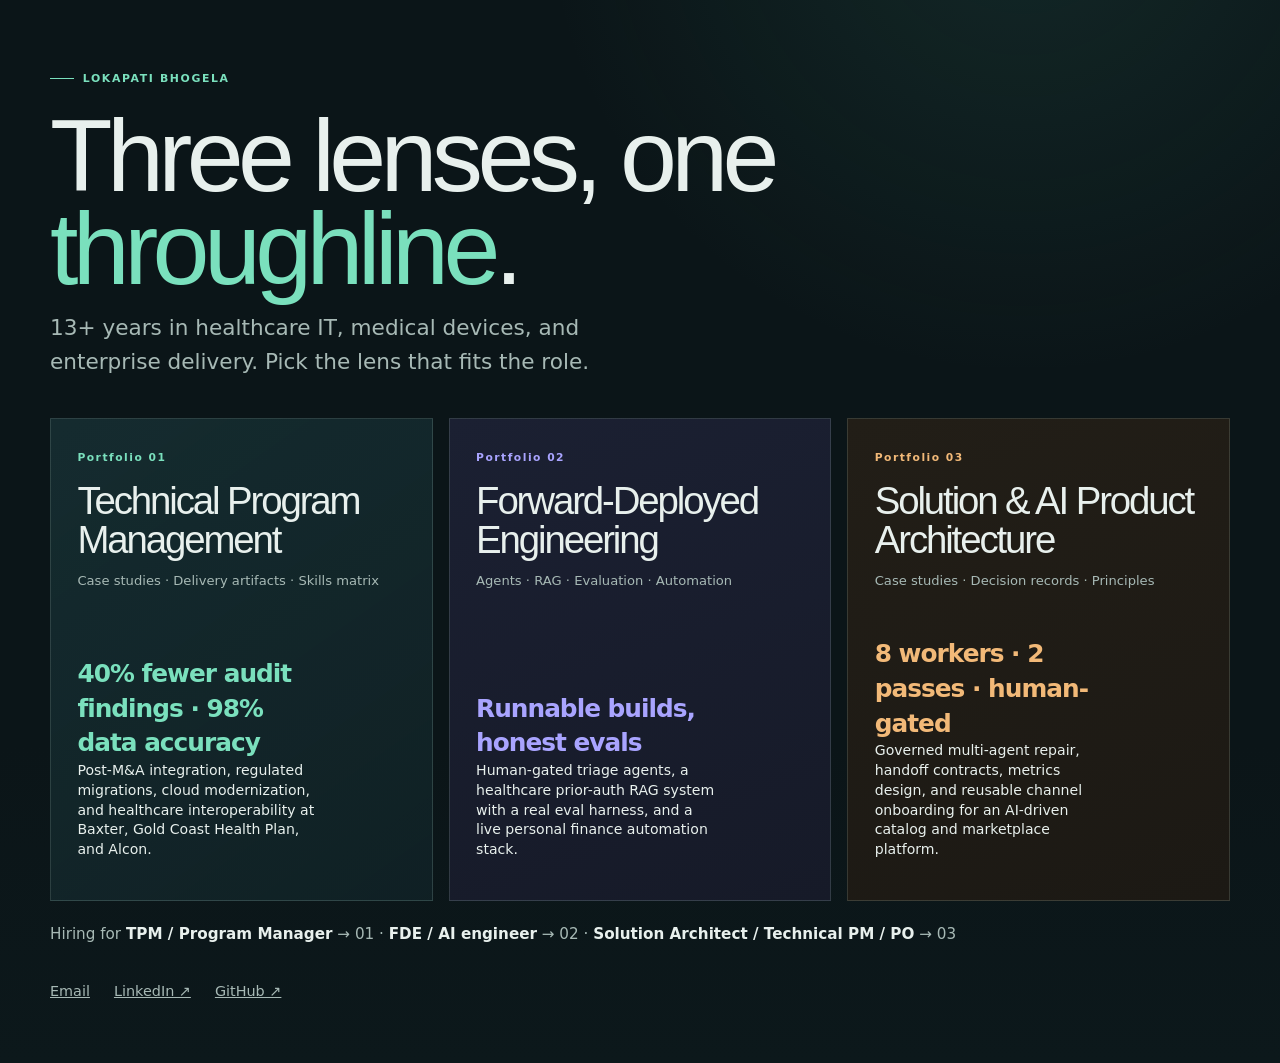
<file: index.html>
<!doctype html>
<html lang="en">
  <head>
    <meta charset="UTF-8" />
    <meta name="viewport" content="width=device-width, initial-scale=1" />
    <meta name="theme-color" content="#0b1518" />
    <meta name="description" content="Portfolios of Lokapati Bhogela: technical program delivery, forward-deployed engineering, and solution &amp; AI product architecture." />
    <title>Lokapati Bhogela — Portfolios</title>
    <link rel="stylesheet" href="tpm/styles.css" />
    <style>
      .chooser { min-height: 100vh; display: flex; align-items: center; padding: 4rem 0; }
      .chooser h1 { margin-bottom: 1rem; }
      .chooser .work-grid { margin-top: 2.5rem; }
      .chooser .work-card.fde { background: linear-gradient(160deg, #1b2032, #161a28); }
      .chooser .work-card.fde .card-index, .chooser .work-card.fde strong { color: #a9a4ff; }
      .chooser .work-card.arch { background: linear-gradient(160deg, #221e17, #1c1914); }
      .chooser .work-card.arch .card-index, .chooser .work-card.arch strong { color: #f2b978; }
      .chooser .work-grid { grid-template-columns: repeat(3, 1fr); }
      .chooser-route { margin-top: 1.5rem; color: var(--ink-muted); font-size: 0.95rem; }
      .chooser-route strong { color: var(--ink); }
      @media (max-width: 960px) { .chooser .work-grid { grid-template-columns: 1fr; } }
      .chooser-links { margin-top: 2.5rem; display: flex; gap: 1.5rem; flex-wrap: wrap; color: var(--ink-muted); font-size: 0.9rem; }
    </style>
  </head>
  <body>
    <main class="chooser">
      <div class="container">
        <span class="eyebrow">Lokapati Bhogela</span>
        <h1>Three lenses, one <em>throughline</em>.</h1>
        <p class="lede">13+ years in healthcare IT, medical devices, and enterprise delivery. Pick the lens that fits the role.</p>
        <div class="work-grid">
          <a class="work-card" href="tpm/">
            <div class="card-top">
              <span class="card-index">Portfolio 01</span>
              <h3>Technical Program Management</h3>
              <span class="card-company">Case studies · Delivery artifacts · Skills matrix</span>
            </div>
            <div class="card-bottom">
              <p class="card-result"><strong>40% fewer audit findings · 98% data accuracy</strong>Post-M&amp;A integration, regulated migrations, cloud modernization, and healthcare interoperability at Baxter, Gold Coast Health Plan, and Alcon.</p>
            </div>
          </a>
          <a class="work-card fde" href="fde/">
            <div class="card-top">
              <span class="card-index">Portfolio 02</span>
              <h3>Forward-Deployed Engineering</h3>
              <span class="card-company">Agents · RAG · Evaluation · Automation</span>
            </div>
            <div class="card-bottom">
              <p class="card-result"><strong>Runnable builds, honest evals</strong>Human-gated triage agents, a healthcare prior-auth RAG system with a real eval harness, and a live personal finance automation stack.</p>
            </div>
          </a>
          <a class="work-card arch" href="arch/">
            <div class="card-top">
              <span class="card-index">Portfolio 03</span>
              <h3>Solution &amp; AI Product Architecture</h3>
              <span class="card-company">Case studies · Decision records · Principles</span>
            </div>
            <div class="card-bottom">
              <p class="card-result"><strong>8 workers · 2 passes · human-gated</strong>Governed multi-agent repair, handoff contracts, metrics design, and reusable channel onboarding for an AI-driven catalog and marketplace platform.</p>
            </div>
          </a>
        </div>
        <p class="chooser-route">Hiring for <strong>TPM / Program Manager</strong> → 01 · <strong>FDE / AI engineer</strong> → 02 · <strong>Solution Architect / Technical PM / PO</strong> → 03</p>
        <div class="chooser-links">
          <a href="mailto:blpatnaik31@gmail.com">Email</a>
          <a href="https://linkedin.com/in/lbhogela" target="_blank" rel="noreferrer">LinkedIn ↗</a>
          <a href="https://github.com/blpatnaik31" target="_blank" rel="noreferrer">GitHub ↗</a>
        </div>
      </div>
    </main>
  </body>
</html>
</file>
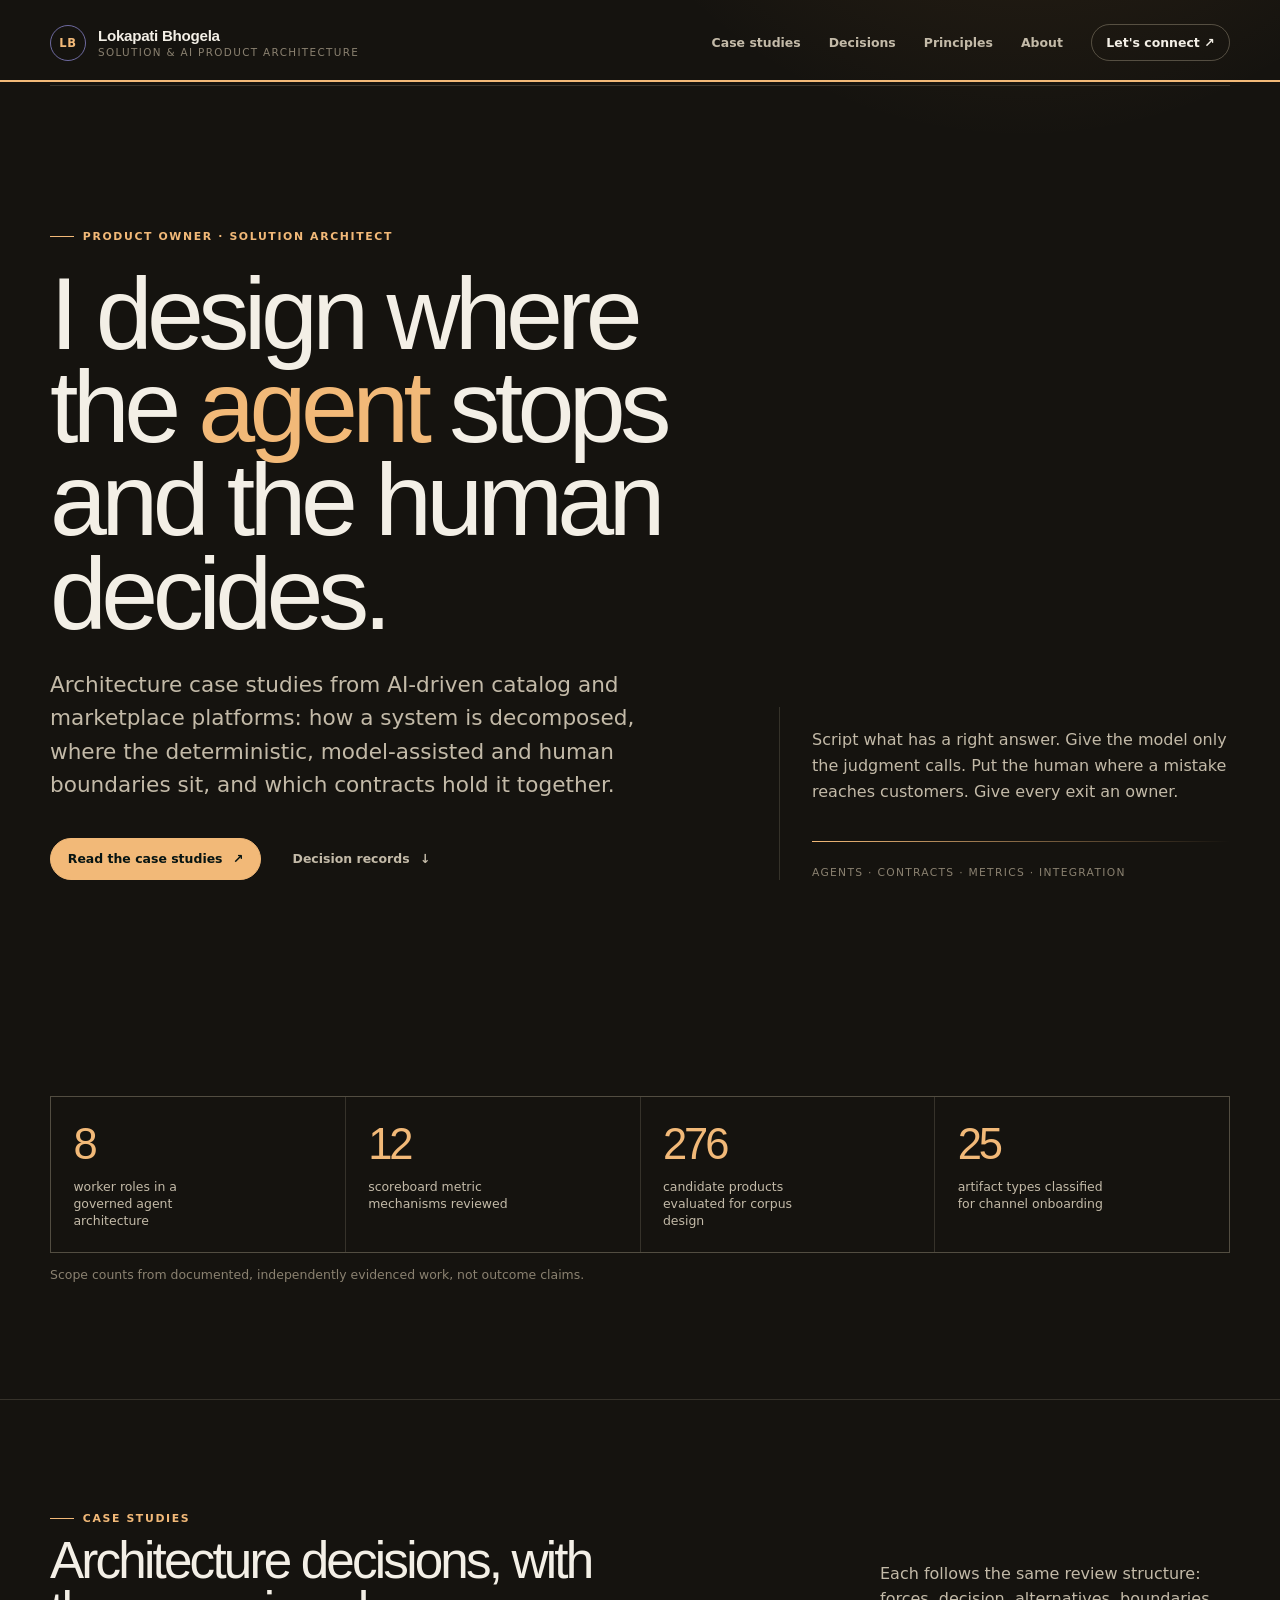
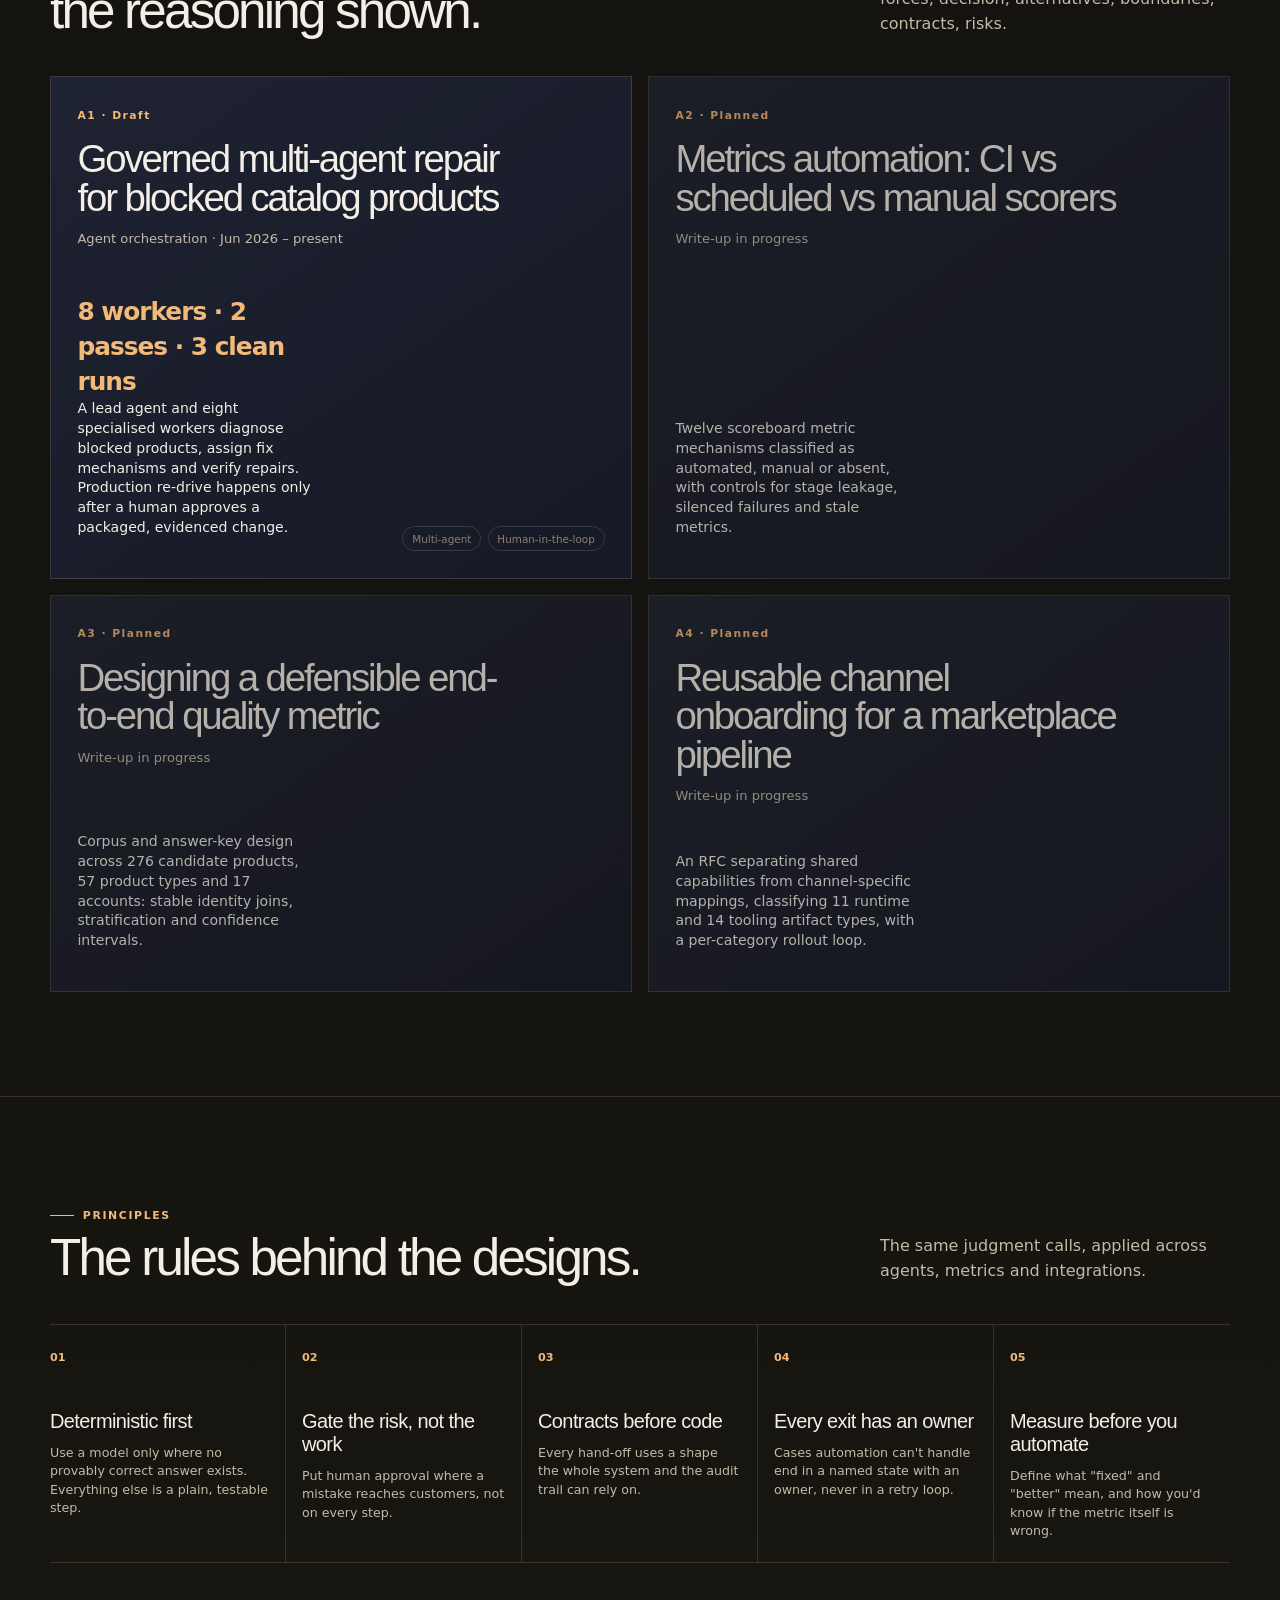
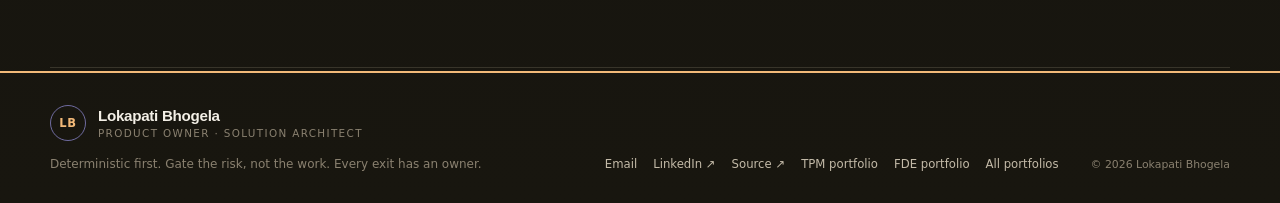
<file: arch/index.html>
<!doctype html>
<html lang="en">
  <head>
    <meta charset="UTF-8" />
    <meta name="viewport" content="width=device-width, initial-scale=1" />
    <meta name="theme-color" content="#15130f" />
    <meta
      name="description"
      content="The solution and AI product architecture portfolio of Lokapati Bhogela: governed agent systems, contracts, metrics design, and integration RFCs."
    />
    <meta property="og:title" content="Lokapati Bhogela — Solution &amp; AI Product Architecture" />
    <meta
      property="og:description"
      content="Architecture decisions, control boundaries, and contracts for AI-driven catalog and marketplace platforms."
    />
    <meta property="og:type" content="website" />
    <title>Lokapati Bhogela — Architecture Portfolio</title>
    <link rel="stylesheet" href="styles.css" />
    <link rel="stylesheet" href="arch.css" />
  </head>
  <body>
    <a class="skip-link" href="#main-content">Skip to content</a>
    <div class="site-shell">
      <header class="site-header">
        <a class="wordmark" href="#/" aria-label="Lokapati Bhogela architecture portfolio home">
          <span class="wordmark-mark" aria-hidden="true">LB</span>
          <span>
            <strong>Lokapati Bhogela</strong>
            <small>Solution &amp; AI product architecture</small>
          </span>
        </a>
        <button class="menu-toggle" type="button" aria-expanded="false" aria-controls="site-nav">
          <span class="sr-only">Toggle navigation</span>
          <span></span><span></span>
        </button>
        <nav id="site-nav" class="site-nav" aria-label="Primary navigation">
          <a href="#/case-studies" data-nav-link>Case studies</a>
          <a href="#/decisions" data-nav-link>Decisions</a>
          <a href="#/principles" data-nav-link>Principles</a>
          <a href="#/about" data-nav-link>About</a>
          <a class="nav-cta" href="mailto:blpatnaik31@gmail.com">Let's connect <span aria-hidden="true">↗</span></a>
        </nav>
      </header>

      <main id="main-content" tabindex="-1"></main>

      <footer class="site-footer">
        <div>
          <a class="wordmark footer-wordmark" href="#/">
            <span class="wordmark-mark" aria-hidden="true">LB</span>
            <span>
              <strong>Lokapati Bhogela</strong>
              <small>Product Owner · Solution Architect</small>
            </span>
          </a>
          <p class="footer-note">Deterministic first. Gate the risk, not the work. Every exit has an owner.</p>
        </div>
        <div class="footer-links">
          <a href="mailto:blpatnaik31@gmail.com">Email</a>
          <a href="https://linkedin.com/in/lbhogela" target="_blank" rel="noreferrer">LinkedIn ↗</a>
          <a href="https://github.com/blpatnaik31/arch-portfolio" target="_blank" rel="noreferrer">Source ↗</a>
          <a href="https://blpatnaik31.github.io/tpm/">TPM portfolio</a>
          <a href="https://blpatnaik31.github.io/fde/">FDE portfolio</a>
          <a href="https://blpatnaik31.github.io/">All portfolios</a>
        </div>
        <p class="footer-legal">© <span id="current-year"></span> Lokapati Bhogela</p>
      </footer>
    </div>
    <script src="app.js"></script>
  </body>
</html>
</file>
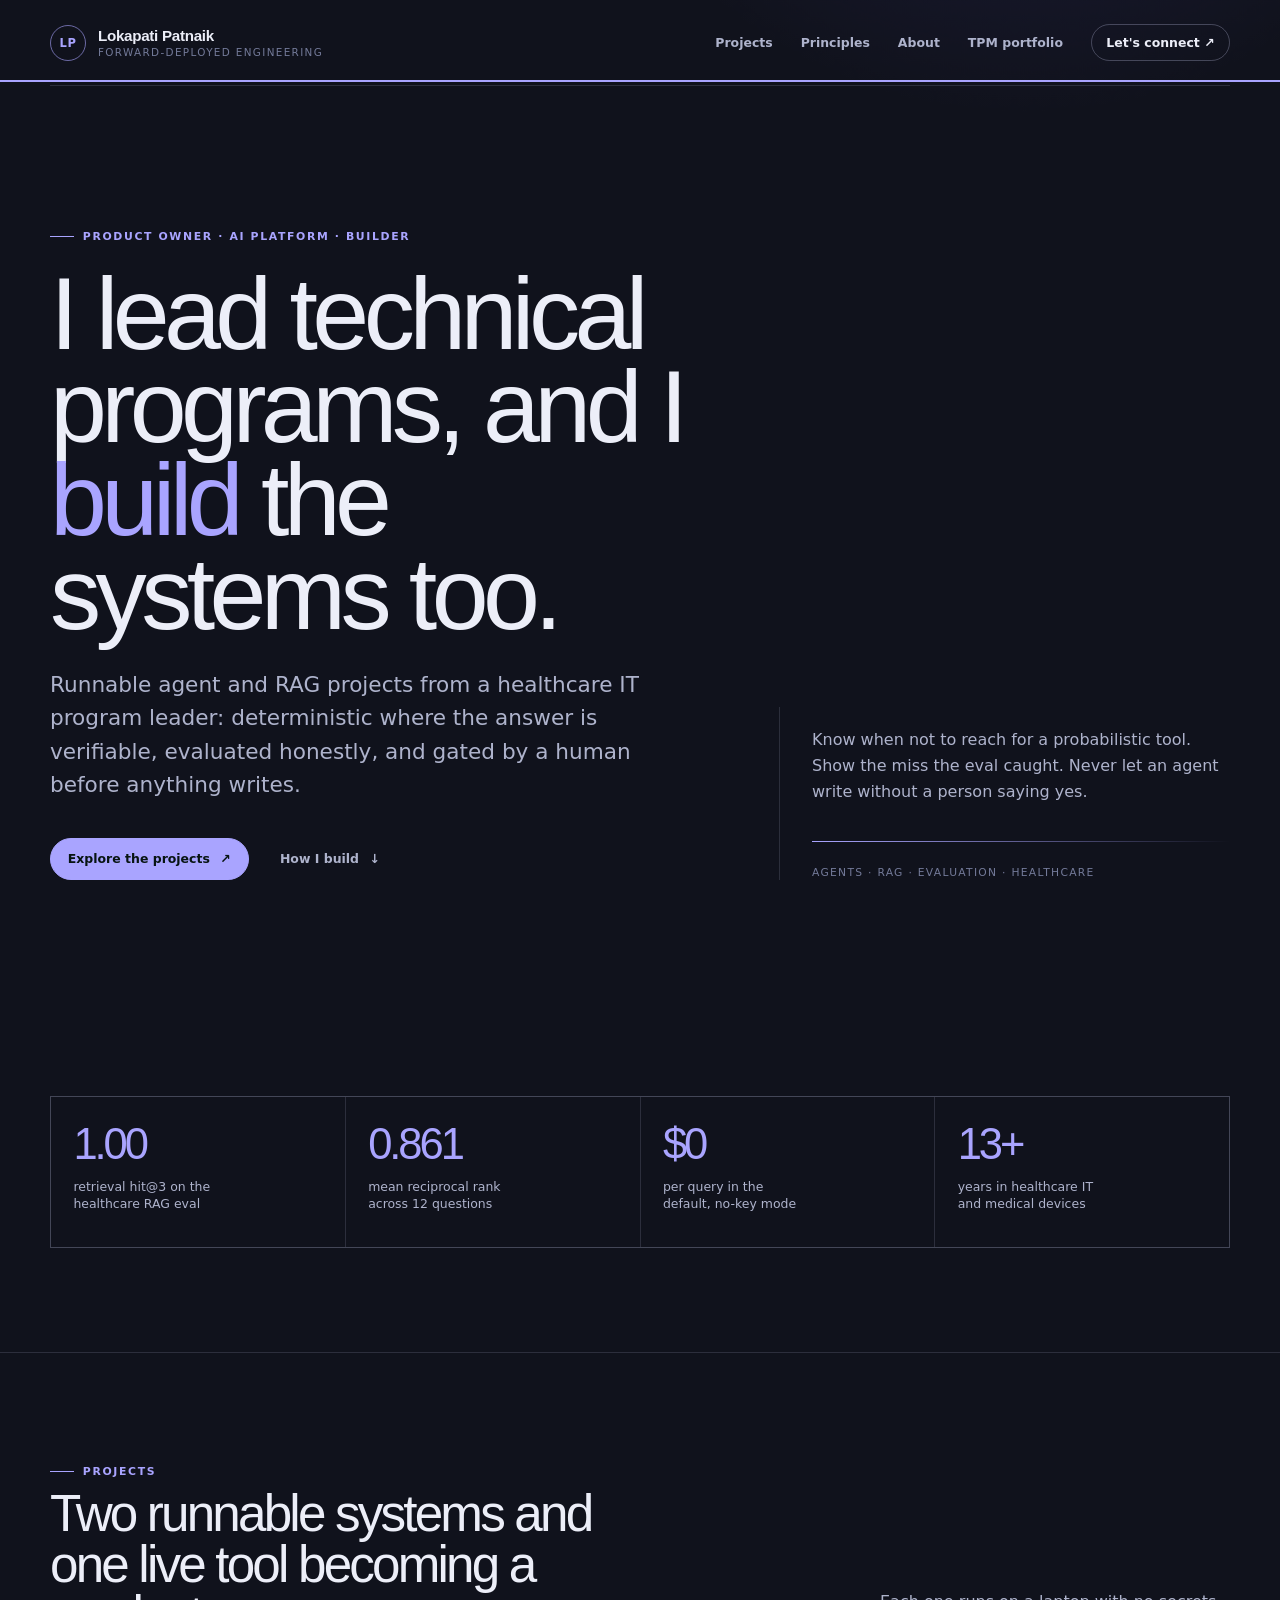
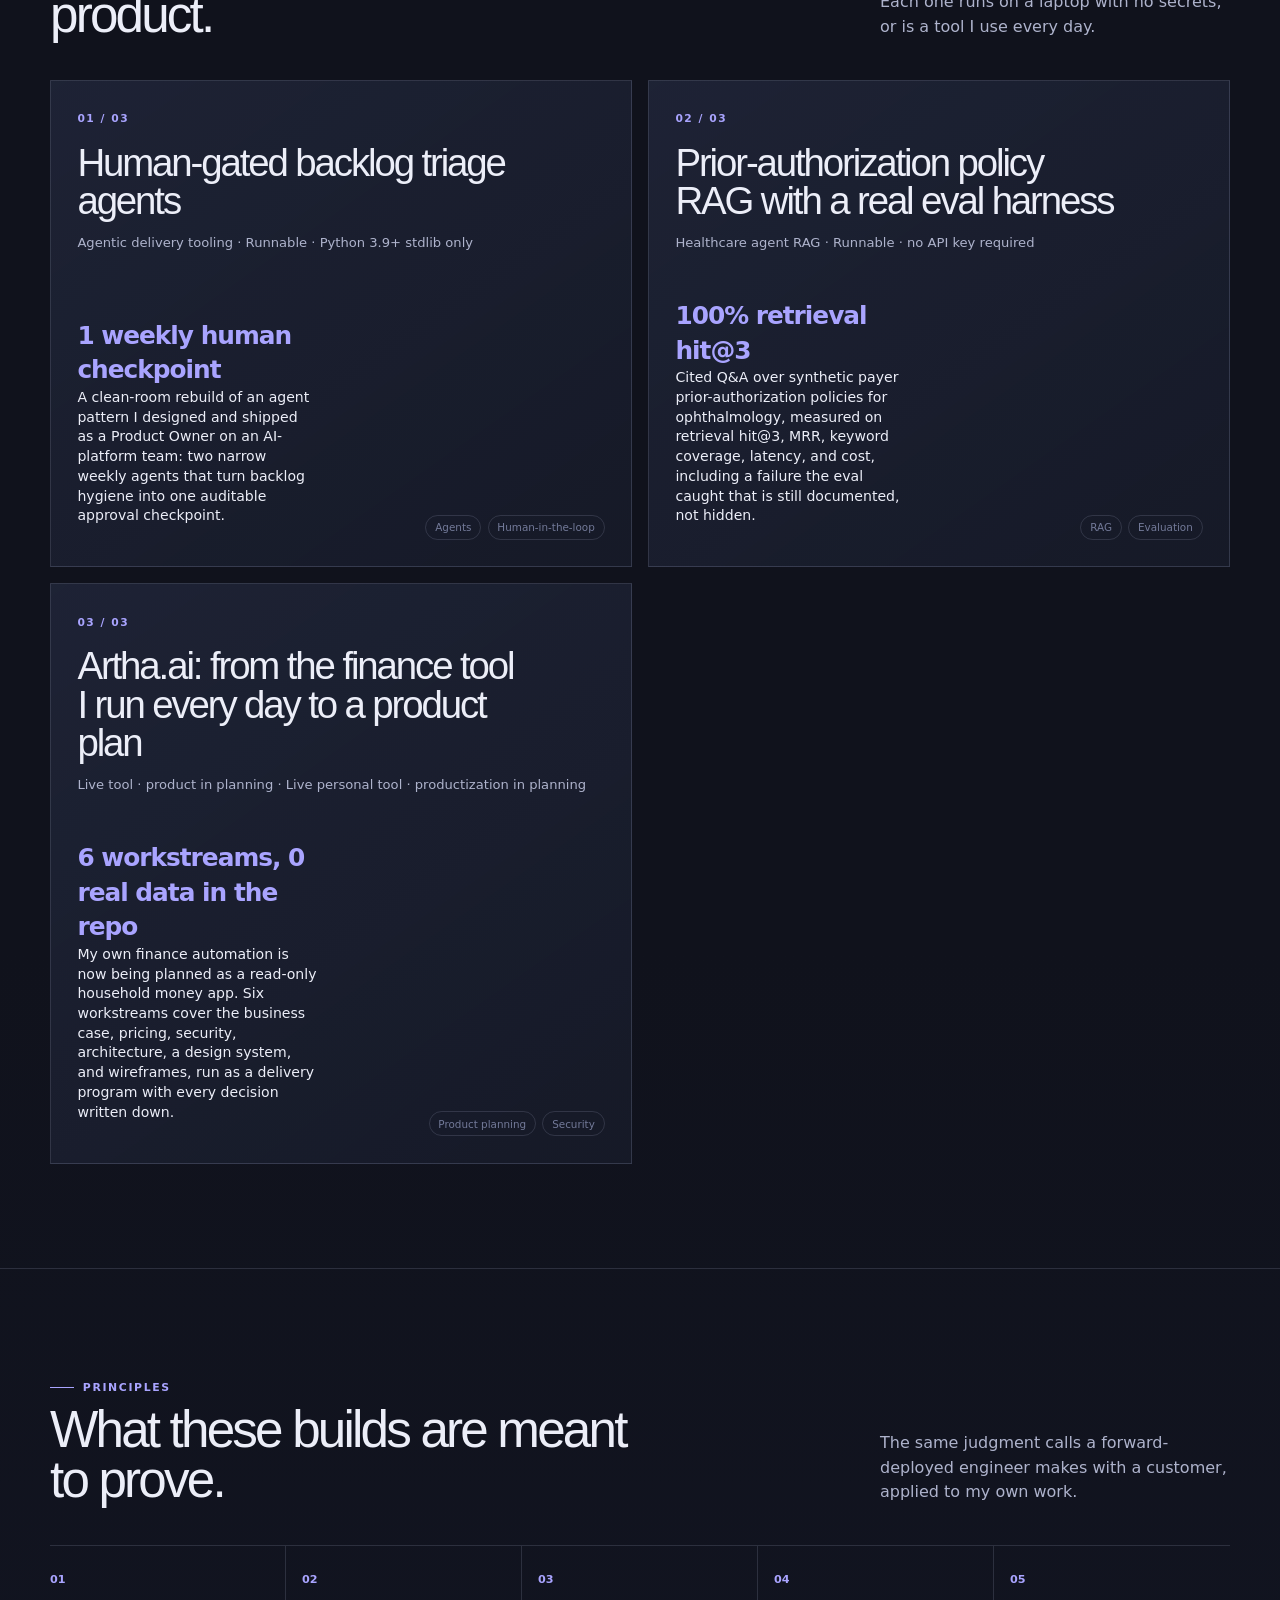
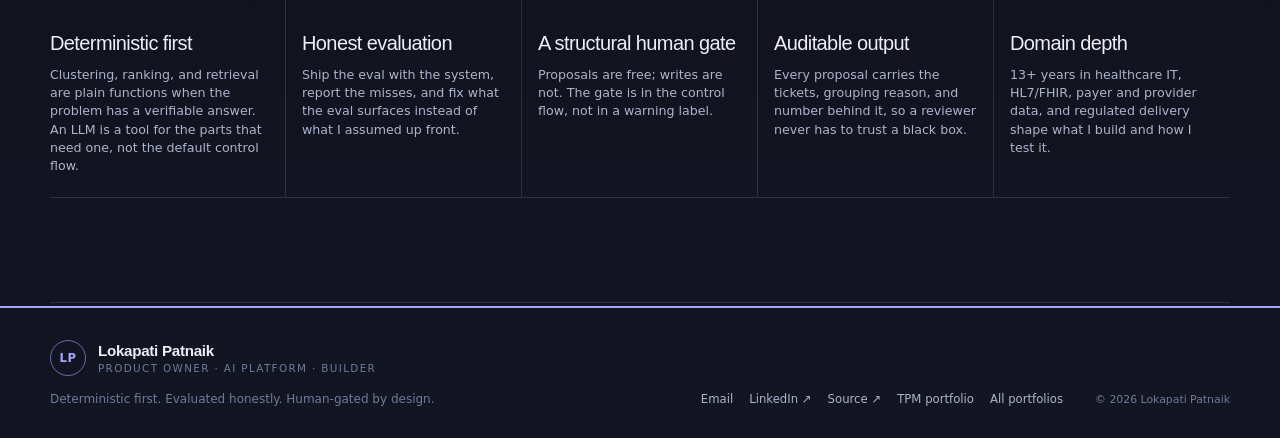
<file: fde/index.html>
<!doctype html>
<html lang="en">
  <head>
    <meta charset="UTF-8" />
    <meta name="viewport" content="width=device-width, initial-scale=1" />
    <meta name="theme-color" content="#10121c" />
    <meta
      name="description"
      content="The forward-deployed engineering portfolio of Lokapati Patnaik: human-gated agents, an evaluated healthcare RAG system, and a live personal automation stack."
    />
    <meta property="og:title" content="Lokapati Patnaik — Forward-Deployed Engineering" />
    <meta
      property="og:description"
      content="Runnable agent and RAG builds with honest evaluation, from a healthcare IT program leader who also builds."
    />
    <meta property="og:type" content="website" />
    <title>Loki Patnaik — FDE Portfolio</title>
    <link rel="stylesheet" href="styles.css" />
    <link rel="stylesheet" href="fde.css" />
  </head>
  <body>
    <a class="skip-link" href="#main-content">Skip to content</a>
    <div class="site-shell">
      <header class="site-header">
        <a class="wordmark" href="#/" aria-label="Lokapati Patnaik FDE portfolio home">
          <span class="wordmark-mark" aria-hidden="true">LP</span>
          <span>
            <strong>Lokapati Patnaik</strong>
            <small>Forward-deployed engineering</small>
          </span>
        </a>
        <button class="menu-toggle" type="button" aria-expanded="false" aria-controls="site-nav">
          <span class="sr-only">Toggle navigation</span>
          <span></span><span></span>
        </button>
        <nav id="site-nav" class="site-nav" aria-label="Primary navigation">
          <a href="#/projects" data-nav-link>Projects</a>
          <a href="#/principles" data-nav-link>Principles</a>
          <a href="#/about" data-nav-link>About</a>
          <a href="https://blpatnaik31.github.io/tpm/">TPM portfolio</a>
          <a class="nav-cta" href="mailto:blpatnaik31@gmail.com">Let's connect <span aria-hidden="true">↗</span></a>
        </nav>
      </header>

      <main id="main-content" tabindex="-1"></main>

      <footer class="site-footer">
        <div>
          <a class="wordmark footer-wordmark" href="#/">
            <span class="wordmark-mark" aria-hidden="true">LP</span>
            <span>
              <strong>Lokapati Patnaik</strong>
              <small>Product Owner · AI platform · Builder</small>
            </span>
          </a>
          <p class="footer-note">Deterministic first. Evaluated honestly. Human-gated by design.</p>
        </div>
        <div class="footer-links">
          <a href="mailto:blpatnaik31@gmail.com">Email</a>
          <a href="https://linkedin.com/in/lbhogela" target="_blank" rel="noreferrer">LinkedIn ↗</a>
          <a href="https://github.com/blpatnaik31/fde-portfolio" target="_blank" rel="noreferrer">Source ↗</a>
          <a href="https://blpatnaik31.github.io/tpm/">TPM portfolio</a>
          <a href="https://blpatnaik31.github.io/">All portfolios</a>
        </div>
        <p class="footer-legal">© <span id="current-year"></span> Lokapati Patnaik</p>
      </footer>
    </div>
    <script src="app.js"></script>
  </body>
</html>
</file>
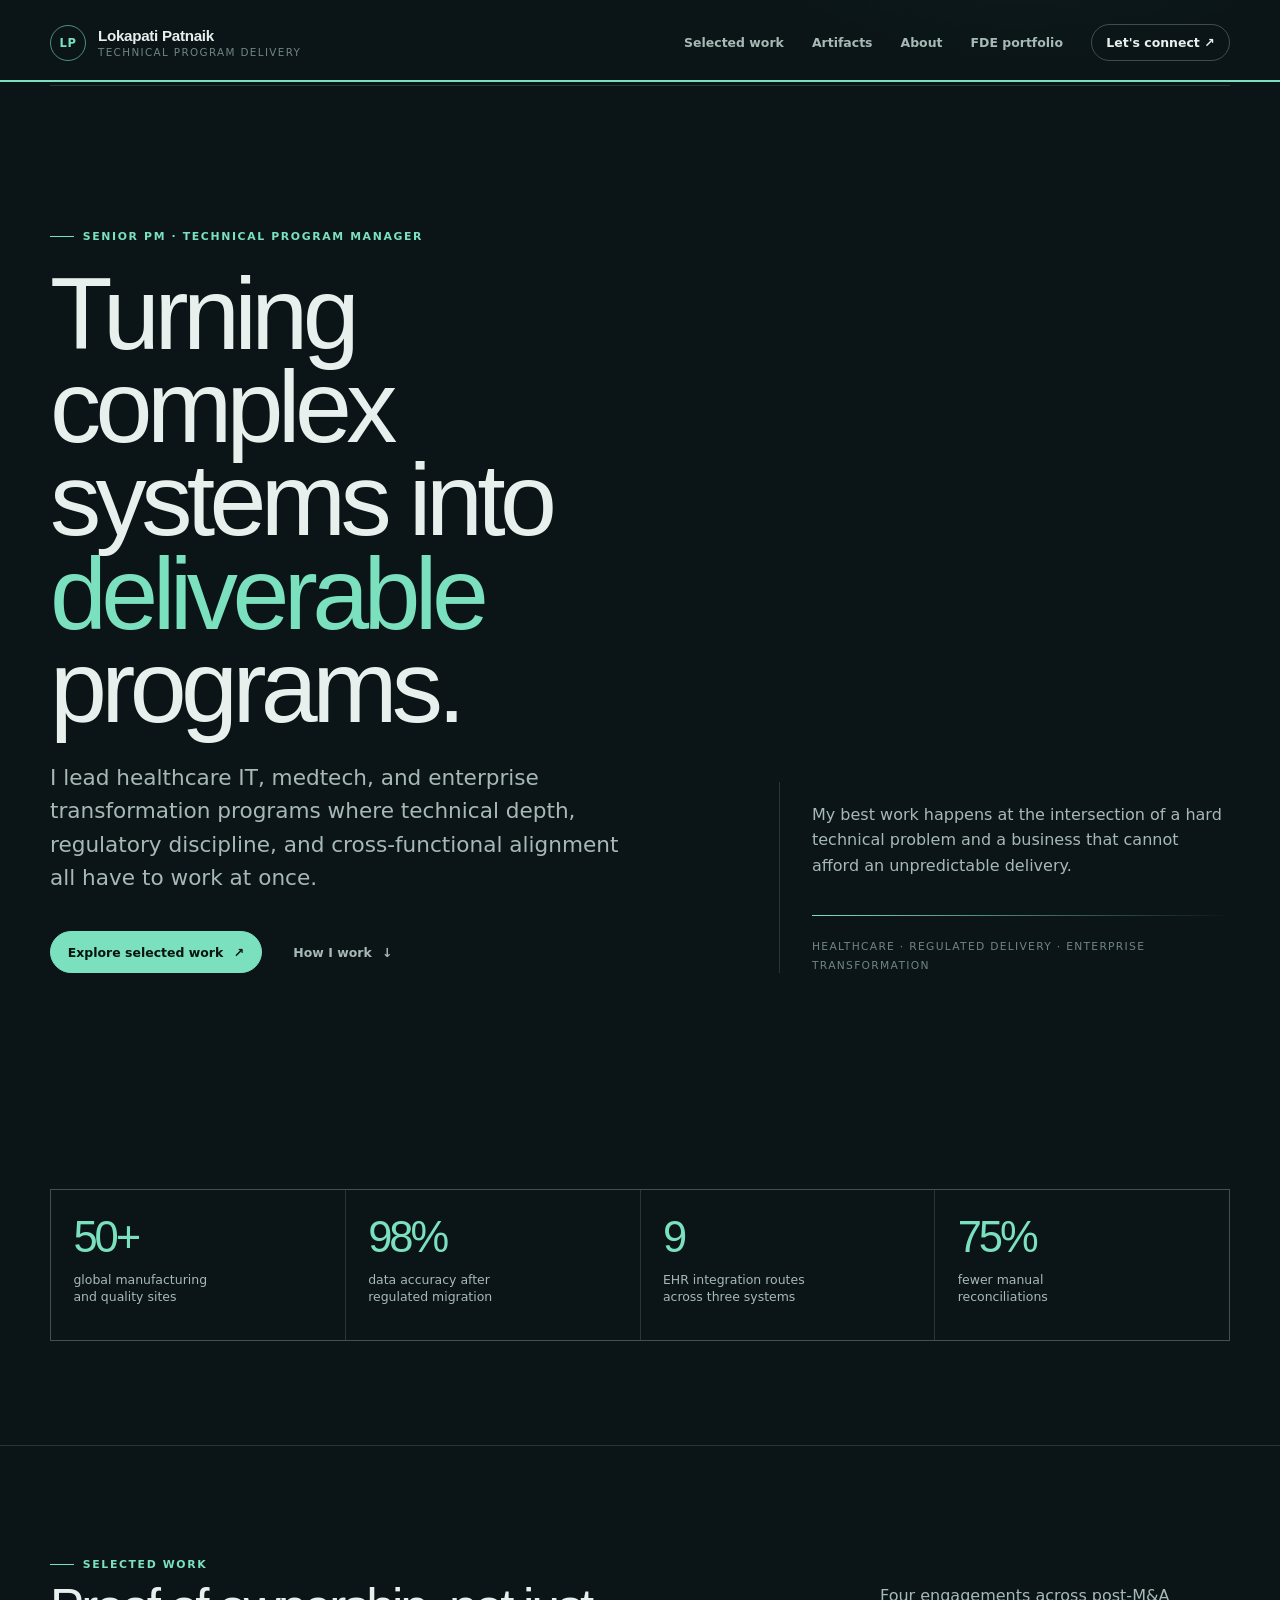
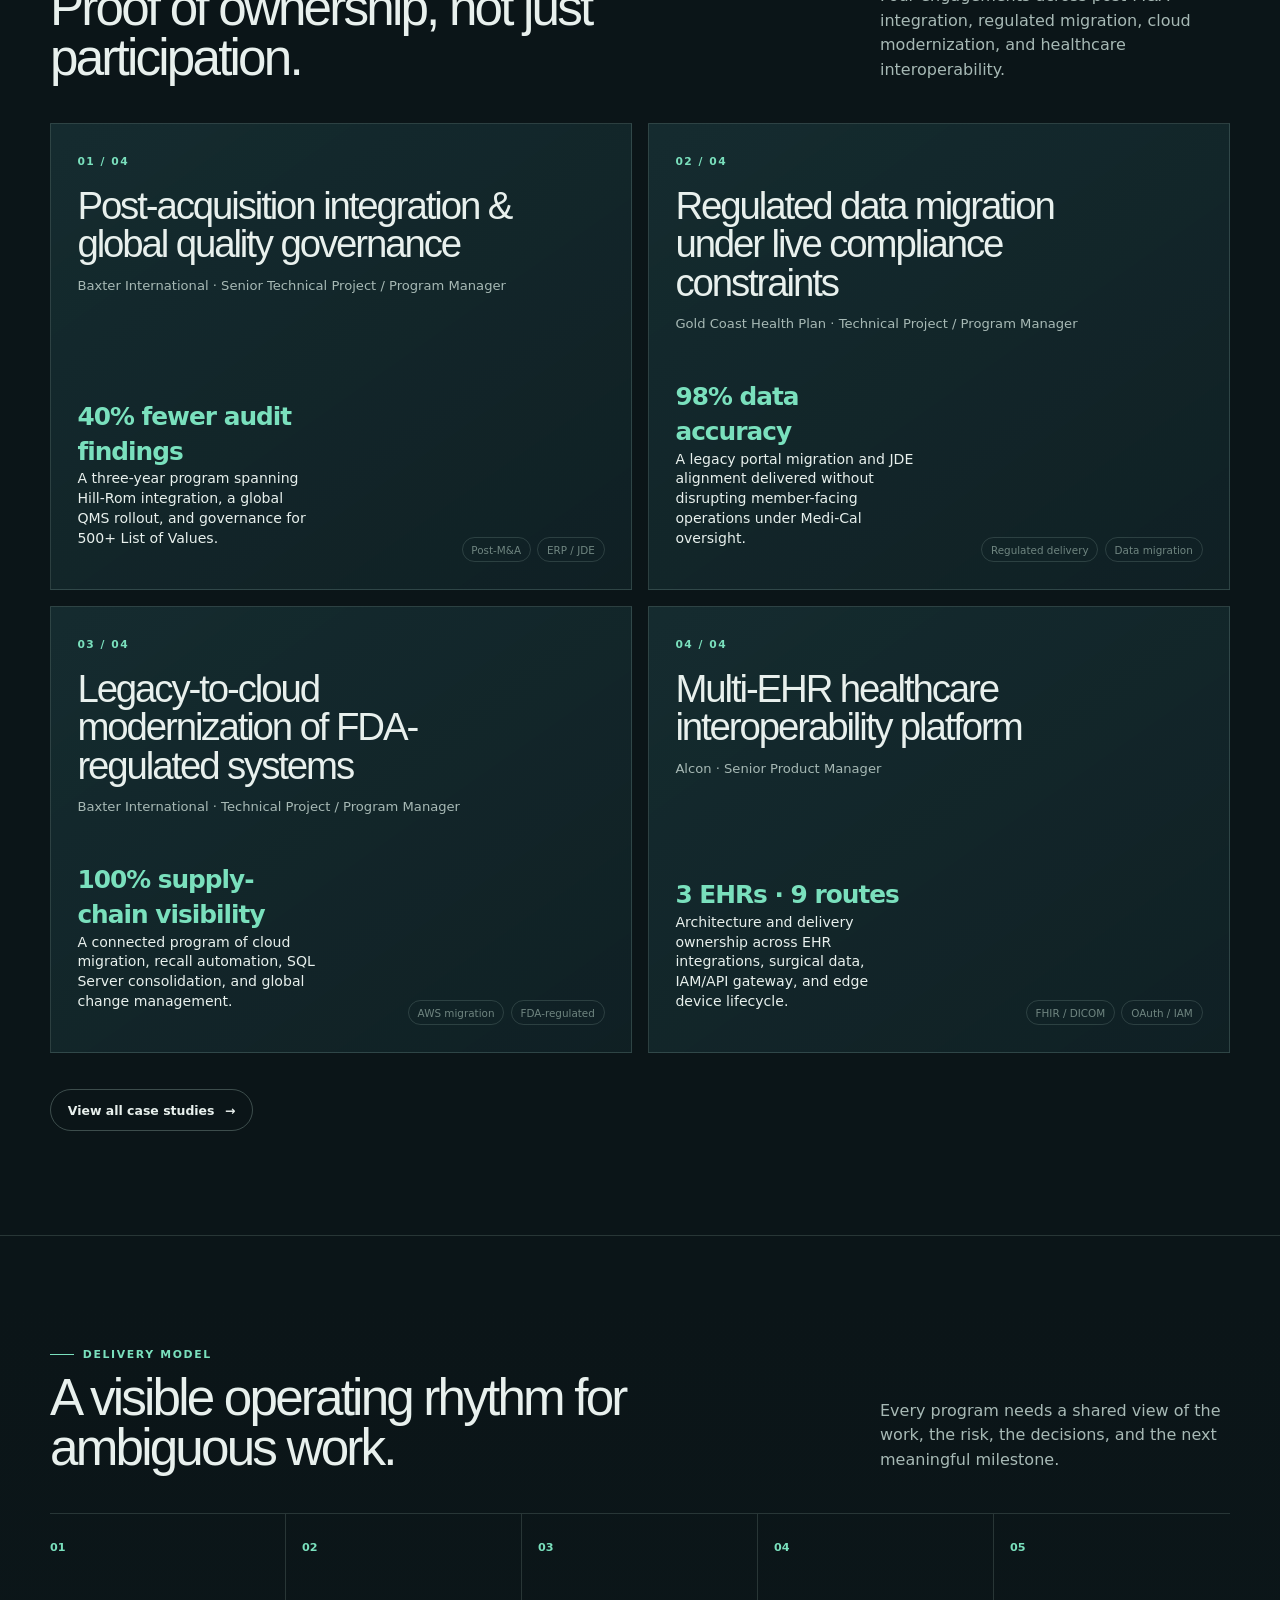
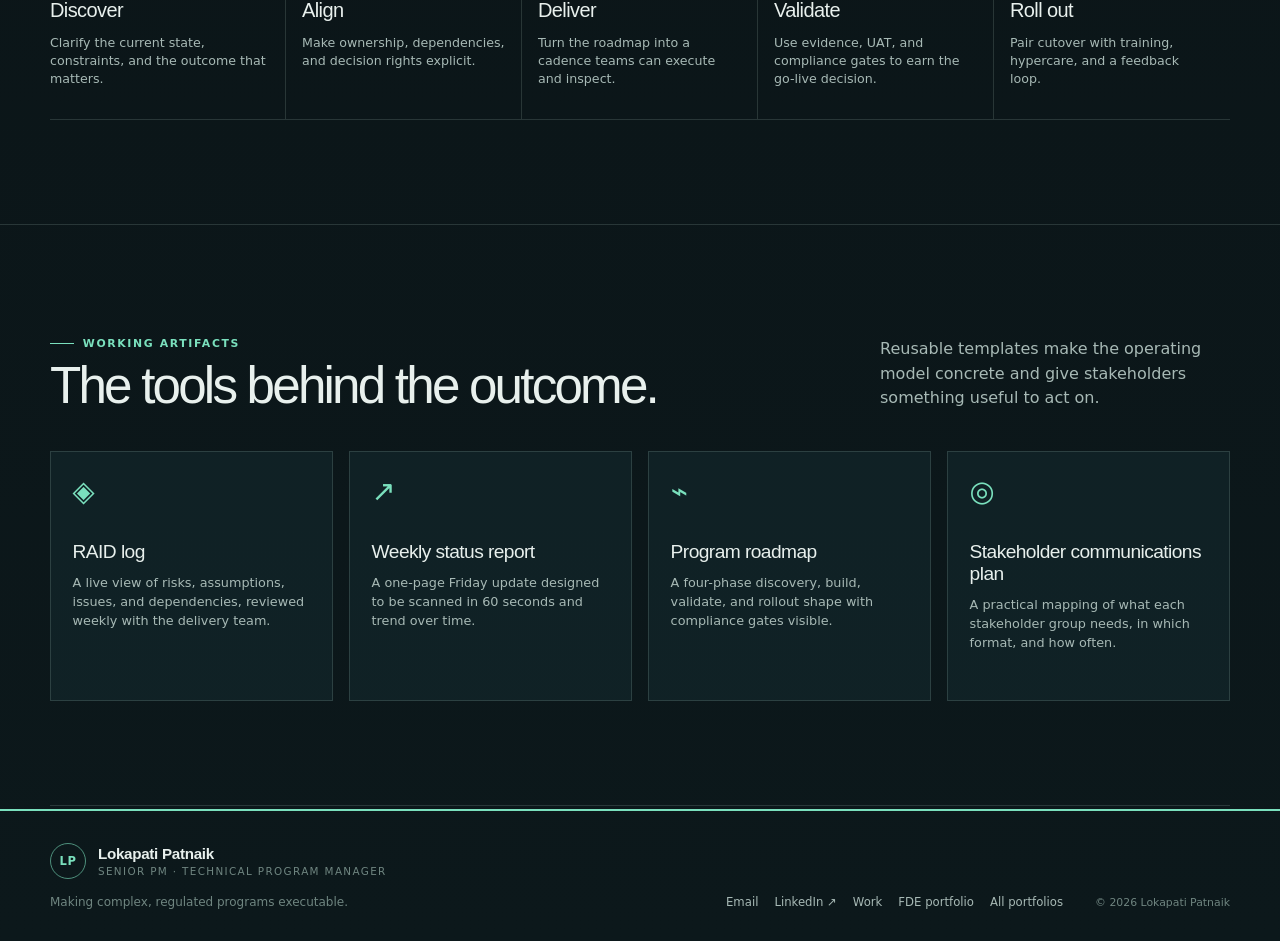
<file: tpm/index.html>
<!doctype html>
<html lang="en">
  <head>
    <meta charset="UTF-8" />
    <meta name="viewport" content="width=device-width, initial-scale=1" />
    <meta name="theme-color" content="#0b1518" />
    <meta
      name="description"
      content="The technical program delivery portfolio of Lokapati Patnaik: healthcare interoperability, regulated transformation, and enterprise execution."
    />
    <meta property="og:title" content="Lokapati Patnaik — Technical Program Delivery" />
    <meta
      property="og:description"
      content="Selected case studies and delivery artifacts from healthcare IT, medtech, and enterprise transformation programs."
    />
    <meta property="og:type" content="website" />
    <title>Loki Patnaik — TPM Portfolio</title>
    <link rel="stylesheet" href="styles.css" />
  </head>
  <body>
    <a class="skip-link" href="#main-content">Skip to content</a>
    <div class="site-shell">
      <header class="site-header">
        <a class="wordmark" href="#/" aria-label="Lokapati Patnaik home">
          <span class="wordmark-mark" aria-hidden="true">LP</span>
          <span>
            <strong>Lokapati Patnaik</strong>
            <small>Technical program delivery</small>
          </span>
        </a>
        <button class="menu-toggle" type="button" aria-expanded="false" aria-controls="site-nav">
          <span class="sr-only">Toggle navigation</span>
          <span></span><span></span>
        </button>
        <nav id="site-nav" class="site-nav" aria-label="Primary navigation">
          <a href="#/work" data-nav-link>Selected work</a>
          <a href="#/artifacts" data-nav-link>Artifacts</a>
          <a href="#/about" data-nav-link>About</a>
          <a href="https://blpatnaik31.github.io/fde/">FDE portfolio</a>
          <a class="nav-cta" href="mailto:blpatnaik31@gmail.com">Let's connect <span aria-hidden="true">↗</span></a>
        </nav>
      </header>

      <main id="main-content" tabindex="-1"></main>

      <footer class="site-footer">
        <div>
          <a class="wordmark footer-wordmark" href="#/">
            <span class="wordmark-mark" aria-hidden="true">LP</span>
            <span>
              <strong>Lokapati Patnaik</strong>
              <small>Senior PM · Technical Program Manager</small>
            </span>
          </a>
          <p class="footer-note">Making complex, regulated programs executable.</p>
        </div>
        <div class="footer-links">
          <a href="mailto:blpatnaik31@gmail.com">Email</a>
          <a href="https://linkedin.com/in/lbhogela" target="_blank" rel="noreferrer">LinkedIn ↗</a>
          <a href="#/work">Work</a>
          <a href="https://blpatnaik31.github.io/fde/">FDE portfolio</a>
          <a href="https://blpatnaik31.github.io/">All portfolios</a>
        </div>
        <p class="footer-legal">© <span id="current-year"></span> Lokapati Patnaik</p>
      </footer>
    </div>
    <script src="app.js"></script>
  </body>
</html>
</file>
<file: tpm/styles.css>
:root {
  --ink: #e8f0ed;
  --ink-muted: #a7b9b5;
  --ink-faint: #6f8580;
  --surface: #0b1518;
  --surface-raised: #102125;
  --surface-card: #13292d;
  --surface-soft: #183337;
  --line: rgba(190, 222, 212, 0.16);
  --line-strong: rgba(190, 222, 212, 0.28);
  --accent: #7ae0bd;
  --accent-deep: #1e6f60;
  --accent-warm: #f2b978;
  --critical: #ef8b84;
  --max-width: 1180px;
  --display: "Arial Narrow", "Aptos Display", "Trebuchet MS", sans-serif;
  --body: Inter, ui-sans-serif, system-ui, -apple-system, BlinkMacSystemFont, "Segoe UI", sans-serif;
  color-scheme: dark;
  font-family: var(--body);
  color: var(--ink);
  background: var(--surface);
  font-synthesis: none;
  text-rendering: optimizeLegibility;
}

* { box-sizing: border-box; }
[hidden] { display: none !important; }

html { scroll-behavior: smooth; }

body {
  margin: 0;
  min-width: 320px;
  background:
    radial-gradient(circle at 80% -10%, rgba(53, 127, 107, 0.18), transparent 30rem),
    linear-gradient(180deg, #0b1518 0%, #0b1518 70%, #0c181b 100%);
}

body::before {
  content: "";
  position: fixed;
  z-index: -1;
  inset: 0;
  opacity: 0.16;
  pointer-events: none;
  background-image: linear-gradient(rgba(190, 222, 212, 0.04) 1px, transparent 1px),
    linear-gradient(90deg, rgba(190, 222, 212, 0.04) 1px, transparent 1px);
  background-size: 48px 48px;
  mask-image: linear-gradient(to bottom, black, transparent 80%);
}

a { color: inherit; }

button, a { -webkit-tap-highlight-color: transparent; }

.site-shell { overflow: hidden; }

.site-header {
  width: min(calc(100% - 3rem), var(--max-width));
  min-height: 86px;
  margin: 0 auto;
  display: flex;
  align-items: center;
  justify-content: space-between;
  gap: 2rem;
  border-bottom: 1px solid var(--line);
}

.wordmark {
  display: inline-flex;
  align-items: center;
  gap: 0.75rem;
  text-decoration: none;
}

.wordmark strong,
.wordmark small { display: block; }

.wordmark strong {
  font-family: var(--display);
  font-size: 0.95rem;
  letter-spacing: -0.02em;
}

.wordmark small {
  margin-top: 0.18rem;
  color: var(--ink-faint);
  font-size: 0.65rem;
  letter-spacing: 0.13em;
  text-transform: uppercase;
}

.wordmark-mark {
  width: 2.25rem;
  height: 2.25rem;
  display: grid;
  place-items: center;
  border: 1px solid rgba(122, 224, 189, 0.6);
  border-radius: 50%;
  color: var(--accent);
  font-size: 0.72rem;
  font-weight: 700;
  letter-spacing: 0.05em;
}

.site-nav {
  display: flex;
  align-items: center;
  gap: 1.75rem;
  color: var(--ink-muted);
  font-size: 0.78rem;
  font-weight: 600;
}

.site-nav a:not(.nav-cta) {
  padding: 0.85rem 0;
  text-decoration: none;
  transition: color 180ms ease;
}

.site-nav a:not(.nav-cta):hover,
.site-nav a[aria-current="page"] { color: var(--accent); }

.nav-cta {
  padding: 0.65rem 0.9rem;
  border: 1px solid var(--line-strong);
  border-radius: 999px;
  color: var(--ink);
  text-decoration: none;
  transition: background 180ms ease, border-color 180ms ease;
}

.nav-cta:hover { border-color: var(--accent); background: rgba(122, 224, 189, 0.1); }

.menu-toggle { display: none; }

main { min-height: 70vh; }

.container {
  width: min(calc(100% - 3rem), var(--max-width));
  margin: 0 auto;
}

.hero {
  padding: 8.5rem 0 7rem;
  position: relative;
}

.hero-grid {
  display: grid;
  grid-template-columns: minmax(0, 1.18fr) minmax(300px, 0.82fr);
  align-items: end;
  gap: 5rem;
}

.eyebrow {
  display: inline-flex;
  align-items: center;
  gap: 0.55rem;
  color: var(--accent);
  font-size: 0.68rem;
  font-weight: 700;
  letter-spacing: 0.15em;
  text-transform: uppercase;
}

.eyebrow::before {
  content: "";
  width: 1.5rem;
  height: 1px;
  background: var(--accent);
}

h1, h2, h3, p { margin-top: 0; }

h1, h2, h3 {
  font-family: var(--display);
  font-weight: 500;
  letter-spacing: -0.055em;
}

h1 {
  max-width: 760px;
  margin: 1.5rem 0 1.75rem;
  font-size: clamp(3.6rem, 8vw, 7.3rem);
  line-height: 0.91;
}

h1 em {
  color: var(--accent);
  font-style: normal;
}

.lede {
  max-width: 600px;
  color: var(--ink-muted);
  font-size: clamp(1.05rem, 1.8vw, 1.35rem);
  line-height: 1.55;
}

.hero-actions, .button-row {
  display: flex;
  flex-wrap: wrap;
  align-items: center;
  gap: 0.85rem;
  margin-top: 2.25rem;
}

.button {
  display: inline-flex;
  align-items: center;
  gap: 0.65rem;
  padding: 0.8rem 1.05rem;
  border: 1px solid var(--line-strong);
  border-radius: 999px;
  color: var(--ink);
  font-size: 0.78rem;
  font-weight: 700;
  text-decoration: none;
  transition: transform 180ms ease, background 180ms ease, border-color 180ms ease;
}

.button:hover { transform: translateY(-2px); border-color: var(--accent); }
.button-primary { border-color: var(--accent); color: #071412; background: var(--accent); }
.button-primary:hover { background: #9aefd0; }
.button-quiet { border-color: transparent; color: var(--ink-muted); }

.hero-aside {
  padding: 1.25rem 0 0 2rem;
  border-left: 1px solid var(--line);
}

.hero-aside p { color: var(--ink-muted); line-height: 1.6; }

.signature-line {
  display: block;
  width: 100%;
  height: 1px;
  margin: 2.3rem 0 1.2rem;
  background: linear-gradient(90deg, var(--accent), transparent);
}

.signature-label {
  color: var(--ink-faint);
  font-size: 0.67rem;
  letter-spacing: 0.12em;
  text-transform: uppercase;
}

.section { padding: 6.5rem 0; }
.section + .section { border-top: 1px solid var(--line); }

.section-heading {
  display: flex;
  align-items: end;
  justify-content: space-between;
  gap: 2rem;
  margin-bottom: 2.5rem;
}

.section-heading h2 {
  max-width: 610px;
  margin: 0.7rem 0 0;
  font-size: clamp(2.2rem, 4vw, 4rem);
  line-height: 0.98;
}

.section-heading > p {
  max-width: 350px;
  margin: 0;
  color: var(--ink-muted);
  line-height: 1.55;
}

.metrics-grid {
  display: grid;
  grid-template-columns: repeat(4, 1fr);
  gap: 1px;
  border: 1px solid var(--line);
  background: var(--line);
}

.metric {
  min-height: 150px;
  padding: 1.4rem;
  background: var(--surface);
}

.metric-value {
  display: block;
  color: var(--accent);
  font-family: var(--display);
  font-size: clamp(2rem, 3.4vw, 3.4rem);
  letter-spacing: -0.07em;
}

.metric-label {
  display: block;
  max-width: 150px;
  margin-top: 0.65rem;
  color: var(--ink-muted);
  font-size: 0.78rem;
  line-height: 1.35;
}

.work-grid { display: grid; grid-template-columns: repeat(2, 1fr); gap: 1rem; }

.work-card {
  position: relative;
  min-height: 370px;
  padding: 1.65rem;
  display: flex;
  flex-direction: column;
  justify-content: space-between;
  border: 1px solid var(--line);
  background: linear-gradient(145deg, rgba(24, 51, 55, 0.75), rgba(16, 33, 37, 0.9));
  text-decoration: none;
  transition: transform 220ms ease, border-color 220ms ease, background 220ms ease;
}

.work-card::after {
  content: "↗";
  position: absolute;
  top: 1.4rem;
  right: 1.5rem;
  color: var(--accent);
  font-size: 1.4rem;
  opacity: 0;
  transform: translate(-5px, 5px);
  transition: opacity 220ms ease, transform 220ms ease;
}

.work-card:hover { transform: translateY(-4px); border-color: rgba(122, 224, 189, 0.7); background: var(--surface-soft); }
.work-card:hover::after { opacity: 1; transform: translate(0, 0); }

.card-index {
  color: var(--accent);
  font-size: 0.67rem;
  font-weight: 700;
  letter-spacing: 0.14em;
}

.card-top h3 {
  max-width: 450px;
  margin: 1.1rem 0 0.7rem;
  font-size: clamp(1.7rem, 3vw, 2.8rem);
  line-height: 1;
}

.card-company { color: var(--ink-muted); font-size: 0.82rem; }

.card-bottom {
  display: flex;
  align-items: end;
  justify-content: space-between;
  gap: 1rem;
  padding-top: 3rem;
}

.card-result {
  max-width: 240px;
  color: var(--ink);
  font-size: 0.88rem;
  line-height: 1.4;
}

.card-result strong { display: block; color: var(--accent); font-size: 1.55rem; letter-spacing: -0.04em; }
.card-tags, .tag-list { display: flex; flex-wrap: wrap; gap: 0.4rem; }
.tag { padding: 0.35rem 0.55rem; border: 1px solid var(--line); border-radius: 999px; color: var(--ink-faint); font-size: 0.65rem; }

.process-grid {
  display: grid;
  grid-template-columns: repeat(5, 1fr);
  gap: 0;
  border-top: 1px solid var(--line);
  border-bottom: 1px solid var(--line);
}

.process-step { min-height: 205px; padding: 1.35rem 1rem 1.35rem 0; border-right: 1px solid var(--line); }
.process-step:not(:first-child) { padding-left: 1rem; }
.process-step:last-child { border-right: 0; }
.process-number { color: var(--accent); font-size: 0.7rem; font-weight: 700; }
.process-step h3 { margin: 2.8rem 0 0.7rem; font-size: 1.25rem; letter-spacing: -0.03em; }
.process-step p { margin: 0; color: var(--ink-muted); font-size: 0.79rem; line-height: 1.45; }

.artifact-grid { display: grid; grid-template-columns: repeat(4, 1fr); gap: 1rem; }

.artifact-card {
  min-height: 250px;
  padding: 1.35rem;
  border: 1px solid var(--line);
  background: rgba(19, 41, 45, 0.6);
  text-decoration: none;
  transition: border-color 180ms ease, transform 180ms ease;
}

.artifact-card:hover { border-color: var(--accent); transform: translateY(-3px); }
.artifact-icon { color: var(--accent); font-size: 1.8rem; }
.artifact-card h3 { margin: 2.1rem 0 0.6rem; font-size: 1.2rem; letter-spacing: -0.03em; }
.artifact-card p { margin: 0; color: var(--ink-muted); font-size: 0.8rem; line-height: 1.5; }

.page-hero { padding: 6.2rem 0 4.2rem; border-bottom: 1px solid var(--line); }
.page-hero h1 { max-width: 830px; margin-bottom: 1rem; font-size: clamp(3rem, 7vw, 6.3rem); }
.page-hero .lede { max-width: 680px; }

.filter-row { display: flex; flex-wrap: wrap; gap: 0.5rem; margin-bottom: 2rem; }
.filter-button { padding: 0.55rem 0.8rem; border: 1px solid var(--line); border-radius: 999px; color: var(--ink-muted); background: transparent; cursor: pointer; font: inherit; font-size: 0.72rem; }
.filter-button:hover, .filter-button[aria-pressed="true"] { border-color: var(--accent); color: var(--accent); background: rgba(122, 224, 189, 0.08); }

.detail-hero { padding: 5.6rem 0 3.5rem; border-bottom: 1px solid var(--line); }
.detail-hero h1 { max-width: 920px; margin: 1rem 0 1.2rem; font-size: clamp(3.1rem, 7vw, 6.7rem); }
.detail-meta { display: flex; flex-wrap: wrap; gap: 1.5rem 3rem; margin-top: 2.3rem; }
.meta-item small { display: block; margin-bottom: 0.3rem; color: var(--ink-faint); font-size: 0.62rem; letter-spacing: 0.13em; text-transform: uppercase; }
.meta-item span { color: var(--ink); font-size: 0.85rem; }

.detail-layout { display: grid; grid-template-columns: minmax(0, 1fr) 280px; gap: 5rem; padding: 4.5rem 0 6rem; }
.detail-content { max-width: 730px; }
.detail-section { padding: 0 0 3.4rem; margin-bottom: 3.4rem; border-bottom: 1px solid var(--line); }
.detail-section:last-child { margin-bottom: 0; border-bottom: 0; }
.detail-section h2 { margin-bottom: 1.1rem; font-size: 2rem; }
.detail-section p, .detail-section li { color: var(--ink-muted); line-height: 1.72; }
.detail-section ul { padding-left: 1.2rem; }
.detail-section li + li { margin-top: 0.75rem; }
.detail-sidebar { align-self: start; position: sticky; top: 2rem; }
.side-label { margin-bottom: 0.8rem; color: var(--ink-faint); font-size: 0.64rem; font-weight: 700; letter-spacing: 0.13em; text-transform: uppercase; }
.side-list { display: grid; gap: 0.7rem; margin-bottom: 2.5rem; }
.side-list a { color: var(--ink-muted); font-size: 0.8rem; text-decoration: none; }
.side-list a:hover { color: var(--accent); }

.outcomes-grid { display: grid; grid-template-columns: repeat(2, 1fr); gap: 0.65rem; margin-top: 1.5rem; }
.outcome-card { padding: 1rem; border-left: 2px solid var(--accent); background: var(--surface-raised); }
.outcome-value { display: block; color: var(--accent); font-family: var(--display); font-size: 1.8rem; letter-spacing: -0.06em; }
.outcome-label { display: block; margin-top: 0.35rem; color: var(--ink-muted); font-size: 0.75rem; line-height: 1.35; }
.scope-note { padding: 1.1rem 1.2rem; border: 1px solid rgba(242, 185, 120, 0.45); background: rgba(242, 185, 120, 0.06); color: var(--ink-muted); font-size: 0.82rem; line-height: 1.55; }
.scope-note strong { color: var(--accent-warm); }

.visual-panel { margin: 2rem 0 0; padding: 1.2rem; border: 1px solid var(--line); background: rgba(7, 20, 22, 0.6); }
.visual-panel figcaption { margin-top: 1rem; color: var(--ink-faint); font-size: 0.68rem; line-height: 1.4; }
.flow { display: flex; flex-wrap: wrap; align-items: center; gap: 0.45rem; }
.flow-node { padding: 0.7rem 0.65rem; border: 1px solid var(--line-strong); color: var(--ink); font-size: 0.67rem; text-align: center; }
.flow-node.accent { border-color: var(--accent-deep); color: var(--accent); background: rgba(30, 111, 96, 0.25); }
.flow-arrow { color: var(--ink-faint); }
.route-grid { display: grid; grid-template-columns: repeat(3, 1fr); gap: 0.45rem; margin-top: 1rem; }
.route-cell { padding: 0.7rem 0.45rem; border: 1px solid var(--line); color: var(--ink-muted); font-size: 0.64rem; text-align: center; }
.route-cell strong { display: block; margin-bottom: 0.25rem; color: var(--accent); font-size: 0.86rem; }
.timeline { display: grid; gap: 0.6rem; }
.timeline-row { display: grid; grid-template-columns: 90px 1fr; align-items: center; gap: 0.8rem; }
.timeline-row span { color: var(--ink-faint); font-size: 0.65rem; text-transform: uppercase; }
.timeline-bar { height: 9px; border-radius: 999px; background: var(--accent-deep); }
.timeline-bar.wide { background: linear-gradient(90deg, var(--accent), var(--accent-deep)); }
.timeline-bar.warm { background: var(--accent-warm); }

.about-grid { display: grid; grid-template-columns: 1fr 1.3fr; gap: 5rem; }
.about-grid h2 { margin: 0 0 1rem; font-size: 2.4rem; }
.about-grid p { color: var(--ink-muted); line-height: 1.7; }
.credential-list { display: flex; flex-wrap: wrap; gap: 0.55rem; margin-top: 1.7rem; }
.credential { padding: 0.6rem 0.7rem; border: 1px solid var(--line); color: var(--accent); font-size: 0.72rem; }
.skills-table-wrap { overflow-x: auto; border: 1px solid var(--line); }
.skills-table { width: 100%; min-width: 680px; border-collapse: collapse; font-size: 0.72rem; }
.skills-table th, .skills-table td { padding: 0.8rem; border-bottom: 1px solid var(--line); text-align: left; }
.skills-table th { color: var(--ink-faint); font-size: 0.62rem; font-weight: 700; letter-spacing: 0.08em; text-transform: uppercase; }
.skills-table td { color: var(--ink-muted); }
.skills-table td:first-child { color: var(--ink); font-weight: 600; }
.skill-dots { color: var(--accent); letter-spacing: 0.12em; white-space: nowrap; }

.not-found { padding: 8rem 0; text-align: center; }
.not-found h1 { margin-inline: auto; font-size: 4rem; }

.site-footer {
  width: min(calc(100% - 3rem), var(--max-width));
  margin: 0 auto;
  padding: 2.3rem 0 2rem;
  display: grid;
  grid-template-columns: 1fr auto auto;
  align-items: end;
  gap: 2rem;
  border-top: 1px solid var(--line);
}
.footer-note { margin: 1rem 0 0; color: var(--ink-faint); font-size: 0.75rem; }
.footer-links { display: flex; gap: 1rem; color: var(--ink-muted); font-size: 0.73rem; }
.footer-links a { text-decoration: none; }
.footer-links a:hover { color: var(--accent); }
.footer-legal { margin: 0; color: var(--ink-faint); font-size: 0.68rem; }

.sr-only { position: absolute; width: 1px; height: 1px; padding: 0; margin: -1px; overflow: hidden; clip: rect(0, 0, 0, 0); white-space: nowrap; border: 0; }
.skip-link { position: absolute; z-index: 10; top: 0; left: 1rem; padding: 0.7rem 1rem; color: #071412; background: var(--accent); transform: translateY(-120%); }
.skip-link:focus { transform: translateY(0); }
:focus-visible { outline: 2px solid var(--accent); outline-offset: 4px; }

@media (max-width: 850px) {
  .hero-grid, .about-grid, .detail-layout { grid-template-columns: 1fr; gap: 2.5rem; }
  .hero { padding: 6.5rem 0 5rem; }
  .hero-aside { padding: 1.4rem 0 0; border-top: 1px solid var(--line); border-left: 0; }
  .metrics-grid { grid-template-columns: repeat(2, 1fr); }
  .artifact-grid { grid-template-columns: repeat(2, 1fr); }
  .detail-sidebar { position: static; order: -1; }
  .side-list { display: flex; flex-wrap: wrap; gap: 0.8rem 1.2rem; }
  .site-footer { grid-template-columns: 1fr auto; }
  .footer-legal { grid-column: 1 / -1; }
}

@media (max-width: 620px) {
  .site-header, .container, .site-footer { width: min(calc(100% - 2rem), var(--max-width)); }
  .site-header { min-height: 72px; }
  .site-nav { display: none; position: absolute; z-index: 5; top: 72px; right: 1rem; left: 1rem; padding: 0.7rem; flex-direction: column; align-items: stretch; gap: 0.2rem; border: 1px solid var(--line-strong); background: var(--surface-raised); box-shadow: 0 1rem 3rem rgba(0, 0, 0, 0.3); }
  .site-nav.is-open { display: flex; }
  .site-nav a:not(.nav-cta) { padding: 0.75rem; }
  .nav-cta { text-align: center; }
  .menu-toggle { width: 2.6rem; height: 2.3rem; padding: 0.5rem; display: flex; flex-direction: column; justify-content: center; gap: 0.35rem; border: 1px solid var(--line); border-radius: 999px; color: var(--ink); background: transparent; }
  .menu-toggle span:not(.sr-only) { display: block; width: 100%; height: 1px; background: var(--ink); }
  h1 { font-size: clamp(3.1rem, 17vw, 5rem); }
  .hero { padding: 5rem 0 4.5rem; }
  .section { padding: 4.5rem 0; }
  .section-heading { display: block; }
  .section-heading > p { margin-top: 1.2rem; }
  .work-grid, .outcomes-grid { grid-template-columns: 1fr; }
  .work-card { min-height: 315px; }
  .process-grid { grid-template-columns: 1fr; }
  .process-step, .process-step:not(:first-child) { min-height: 0; padding: 1.2rem 0; border-right: 0; border-bottom: 1px solid var(--line); }
  .process-step h3 { margin-top: 1.3rem; }
  .process-step:last-child { border-bottom: 0; }
  .artifact-grid { grid-template-columns: 1fr; }
  .metrics-grid { grid-template-columns: 1fr 1fr; }
  .metric { min-height: 125px; padding: 1rem; }
  .metric-value { font-size: 2rem; }
  .detail-hero { padding: 4.5rem 0 3rem; }
  .detail-layout { padding: 3.5rem 0 4rem; }
  .route-grid { grid-template-columns: 1fr; }
  .site-footer { display: block; }
  .footer-links { margin: 1.4rem 0; }
}

@media (prefers-reduced-motion: reduce) {
  *, *::before, *::after { scroll-behavior: auto !important; transition-duration: 0.01ms !important; animation-duration: 0.01ms !important; }
}
</file>
<file: arch/styles.css>
:root {
  --ink: #e8f0ed;
  --ink-muted: #a7b9b5;
  --ink-faint: #6f8580;
  --surface: #0b1518;
  --surface-raised: #102125;
  --surface-card: #13292d;
  --surface-soft: #183337;
  --line: rgba(190, 222, 212, 0.16);
  --line-strong: rgba(190, 222, 212, 0.28);
  --accent: #7ae0bd;
  --accent-deep: #1e6f60;
  --accent-warm: #f2b978;
  --critical: #ef8b84;
  --max-width: 1180px;
  --display: "Arial Narrow", "Aptos Display", "Trebuchet MS", sans-serif;
  --body: Inter, ui-sans-serif, system-ui, -apple-system, BlinkMacSystemFont, "Segoe UI", sans-serif;
  color-scheme: dark;
  font-family: var(--body);
  color: var(--ink);
  background: var(--surface);
  font-synthesis: none;
  text-rendering: optimizeLegibility;
}

* { box-sizing: border-box; }
[hidden] { display: none !important; }

html { scroll-behavior: smooth; }

body {
  margin: 0;
  min-width: 320px;
  background:
    radial-gradient(circle at 80% -10%, rgba(103, 90, 220, 0.18), transparent 30rem),
    linear-gradient(180deg, #0b1518 0%, #0b1518 70%, #0c181b 100%);
}

body::before {
  content: "";
  position: fixed;
  z-index: -1;
  inset: 0;
  opacity: 0.16;
  pointer-events: none;
  background-image: linear-gradient(rgba(190, 222, 212, 0.04) 1px, transparent 1px),
    linear-gradient(90deg, rgba(190, 222, 212, 0.04) 1px, transparent 1px);
  background-size: 48px 48px;
  mask-image: linear-gradient(to bottom, black, transparent 80%);
}

a { color: inherit; }

button, a { -webkit-tap-highlight-color: transparent; }

.site-shell { overflow: hidden; }

.site-header {
  width: min(calc(100% - 3rem), var(--max-width));
  min-height: 86px;
  margin: 0 auto;
  display: flex;
  align-items: center;
  justify-content: space-between;
  gap: 2rem;
  border-bottom: 1px solid var(--line);
}

.wordmark {
  display: inline-flex;
  align-items: center;
  gap: 0.75rem;
  text-decoration: none;
}

.wordmark strong,
.wordmark small { display: block; }

.wordmark strong {
  font-family: var(--display);
  font-size: 0.95rem;
  letter-spacing: -0.02em;
}

.wordmark small {
  margin-top: 0.18rem;
  color: var(--ink-faint);
  font-size: 0.65rem;
  letter-spacing: 0.13em;
  text-transform: uppercase;
}

.wordmark-mark {
  width: 2.25rem;
  height: 2.25rem;
  display: grid;
  place-items: center;
  border: 1px solid rgba(169, 164, 255, 0.6);
  border-radius: 50%;
  color: var(--accent);
  font-size: 0.72rem;
  font-weight: 700;
  letter-spacing: 0.05em;
}

.site-nav {
  display: flex;
  align-items: center;
  gap: 1.75rem;
  color: var(--ink-muted);
  font-size: 0.78rem;
  font-weight: 600;
}

.site-nav a:not(.nav-cta) {
  padding: 0.85rem 0;
  text-decoration: none;
  transition: color 180ms ease;
}

.site-nav a:not(.nav-cta):hover,
.site-nav a[aria-current="page"] { color: var(--accent); }

.nav-cta {
  padding: 0.65rem 0.9rem;
  border: 1px solid var(--line-strong);
  border-radius: 999px;
  color: var(--ink);
  text-decoration: none;
  transition: background 180ms ease, border-color 180ms ease;
}

.nav-cta:hover { border-color: var(--accent); background: rgba(169, 164, 255, 0.1); }

.menu-toggle { display: none; }

main { min-height: 70vh; }

.container {
  width: min(calc(100% - 3rem), var(--max-width));
  margin: 0 auto;
}

.hero {
  padding: 8.5rem 0 7rem;
  position: relative;
}

.hero-grid {
  display: grid;
  grid-template-columns: minmax(0, 1.18fr) minmax(300px, 0.82fr);
  align-items: end;
  gap: 5rem;
}

.eyebrow {
  display: inline-flex;
  align-items: center;
  gap: 0.55rem;
  color: var(--accent);
  font-size: 0.68rem;
  font-weight: 700;
  letter-spacing: 0.15em;
  text-transform: uppercase;
}

.eyebrow::before {
  content: "";
  width: 1.5rem;
  height: 1px;
  background: var(--accent);
}

h1, h2, h3, p { margin-top: 0; }

h1, h2, h3 {
  font-family: var(--display);
  font-weight: 500;
  letter-spacing: -0.055em;
}

h1 {
  max-width: 760px;
  margin: 1.5rem 0 1.75rem;
  font-size: clamp(3.6rem, 8vw, 7.3rem);
  line-height: 0.91;
}

h1 em {
  color: var(--accent);
  font-style: normal;
}

.lede {
  max-width: 600px;
  color: var(--ink-muted);
  font-size: clamp(1.05rem, 1.8vw, 1.35rem);
  line-height: 1.55;
}

.hero-actions, .button-row {
  display: flex;
  flex-wrap: wrap;
  align-items: center;
  gap: 0.85rem;
  margin-top: 2.25rem;
}

.button {
  display: inline-flex;
  align-items: center;
  gap: 0.65rem;
  padding: 0.8rem 1.05rem;
  border: 1px solid var(--line-strong);
  border-radius: 999px;
  color: var(--ink);
  font-size: 0.78rem;
  font-weight: 700;
  text-decoration: none;
  transition: transform 180ms ease, background 180ms ease, border-color 180ms ease;
}

.button:hover { transform: translateY(-2px); border-color: var(--accent); }
.button-primary { border-color: var(--accent); color: #071412; background: var(--accent); }
.button-primary:hover { background: #9aefd0; }
.button-quiet { border-color: transparent; color: var(--ink-muted); }

.hero-aside {
  padding: 1.25rem 0 0 2rem;
  border-left: 1px solid var(--line);
}

.hero-aside p { color: var(--ink-muted); line-height: 1.6; }

.signature-line {
  display: block;
  width: 100%;
  height: 1px;
  margin: 2.3rem 0 1.2rem;
  background: linear-gradient(90deg, var(--accent), transparent);
}

.signature-label {
  color: var(--ink-faint);
  font-size: 0.67rem;
  letter-spacing: 0.12em;
  text-transform: uppercase;
}

.section { padding: 6.5rem 0; }
.section + .section { border-top: 1px solid var(--line); }

.section-heading {
  display: flex;
  align-items: end;
  justify-content: space-between;
  gap: 2rem;
  margin-bottom: 2.5rem;
}

.section-heading h2 {
  max-width: 610px;
  margin: 0.7rem 0 0;
  font-size: clamp(2.2rem, 4vw, 4rem);
  line-height: 0.98;
}

.section-heading > p {
  max-width: 350px;
  margin: 0;
  color: var(--ink-muted);
  line-height: 1.55;
}

.metrics-grid {
  display: grid;
  grid-template-columns: repeat(4, 1fr);
  gap: 1px;
  border: 1px solid var(--line);
  background: var(--line);
}

.metric {
  min-height: 150px;
  padding: 1.4rem;
  background: var(--surface);
}

.metric-value {
  display: block;
  color: var(--accent);
  font-family: var(--display);
  font-size: clamp(2rem, 3.4vw, 3.4rem);
  letter-spacing: -0.07em;
}

.metric-label {
  display: block;
  max-width: 150px;
  margin-top: 0.65rem;
  color: var(--ink-muted);
  font-size: 0.78rem;
  line-height: 1.35;
}

.work-grid { display: grid; grid-template-columns: repeat(2, 1fr); gap: 1rem; }

.work-card {
  position: relative;
  min-height: 370px;
  padding: 1.65rem;
  display: flex;
  flex-direction: column;
  justify-content: space-between;
  border: 1px solid var(--line);
  background: linear-gradient(145deg, rgba(34, 40, 61, 0.75), rgba(22, 26, 40, 0.9));
  text-decoration: none;
  transition: transform 220ms ease, border-color 220ms ease, background 220ms ease;
}

.work-card::after {
  content: "↗";
  position: absolute;
  top: 1.4rem;
  right: 1.5rem;
  color: var(--accent);
  font-size: 1.4rem;
  opacity: 0;
  transform: translate(-5px, 5px);
  transition: opacity 220ms ease, transform 220ms ease;
}

.work-card:hover { transform: translateY(-4px); border-color: rgba(169, 164, 255, 0.7); background: var(--surface-soft); }
.work-card:hover::after { opacity: 1; transform: translate(0, 0); }

.card-index {
  color: var(--accent);
  font-size: 0.67rem;
  font-weight: 700;
  letter-spacing: 0.14em;
}

.card-top h3 {
  max-width: 450px;
  margin: 1.1rem 0 0.7rem;
  font-size: clamp(1.7rem, 3vw, 2.8rem);
  line-height: 1;
}

.card-company { color: var(--ink-muted); font-size: 0.82rem; }

.card-bottom {
  display: flex;
  align-items: end;
  justify-content: space-between;
  gap: 1rem;
  padding-top: 3rem;
}

.card-result {
  max-width: 240px;
  color: var(--ink);
  font-size: 0.88rem;
  line-height: 1.4;
}

.card-result strong { display: block; color: var(--accent); font-size: 1.55rem; letter-spacing: -0.04em; }
.card-tags, .tag-list { display: flex; flex-wrap: wrap; gap: 0.4rem; }
.tag { padding: 0.35rem 0.55rem; border: 1px solid var(--line); border-radius: 999px; color: var(--ink-faint); font-size: 0.65rem; }

.process-grid {
  display: grid;
  grid-template-columns: repeat(5, 1fr);
  gap: 0;
  border-top: 1px solid var(--line);
  border-bottom: 1px solid var(--line);
}

.process-step { min-height: 205px; padding: 1.35rem 1rem 1.35rem 0; border-right: 1px solid var(--line); }
.process-step:not(:first-child) { padding-left: 1rem; }
.process-step:last-child { border-right: 0; }
.process-number { color: var(--accent); font-size: 0.7rem; font-weight: 700; }
.process-step h3 { margin: 2.8rem 0 0.7rem; font-size: 1.25rem; letter-spacing: -0.03em; }
.process-step p { margin: 0; color: var(--ink-muted); font-size: 0.79rem; line-height: 1.45; }

.artifact-grid { display: grid; grid-template-columns: repeat(4, 1fr); gap: 1rem; }

.artifact-card {
  min-height: 250px;
  padding: 1.35rem;
  border: 1px solid var(--line);
  background: rgba(19, 41, 45, 0.6);
  text-decoration: none;
  transition: border-color 180ms ease, transform 180ms ease;
}

.artifact-card:hover { border-color: var(--accent); transform: translateY(-3px); }
.artifact-icon { color: var(--accent); font-size: 1.8rem; }
.artifact-card h3 { margin: 2.1rem 0 0.6rem; font-size: 1.2rem; letter-spacing: -0.03em; }
.artifact-card p { margin: 0; color: var(--ink-muted); font-size: 0.8rem; line-height: 1.5; }

.page-hero { padding: 6.2rem 0 4.2rem; border-bottom: 1px solid var(--line); }
.page-hero h1 { max-width: 830px; margin-bottom: 1rem; font-size: clamp(3rem, 7vw, 6.3rem); }
.page-hero .lede { max-width: 680px; }

.filter-row { display: flex; flex-wrap: wrap; gap: 0.5rem; margin-bottom: 2rem; }
.filter-button { padding: 0.55rem 0.8rem; border: 1px solid var(--line); border-radius: 999px; color: var(--ink-muted); background: transparent; cursor: pointer; font: inherit; font-size: 0.72rem; }
.filter-button:hover, .filter-button[aria-pressed="true"] { border-color: var(--accent); color: var(--accent); background: rgba(169, 164, 255, 0.08); }

.detail-hero { padding: 5.6rem 0 3.5rem; border-bottom: 1px solid var(--line); }
.detail-hero h1 { max-width: 920px; margin: 1rem 0 1.2rem; font-size: clamp(3.1rem, 7vw, 6.7rem); }
.detail-meta { display: flex; flex-wrap: wrap; gap: 1.5rem 3rem; margin-top: 2.3rem; }
.meta-item small { display: block; margin-bottom: 0.3rem; color: var(--ink-faint); font-size: 0.62rem; letter-spacing: 0.13em; text-transform: uppercase; }
.meta-item span { color: var(--ink); font-size: 0.85rem; }

.detail-layout { display: grid; grid-template-columns: minmax(0, 1fr) 280px; gap: 5rem; padding: 4.5rem 0 6rem; }
.detail-content { max-width: 730px; }
.detail-section { padding: 0 0 3.4rem; margin-bottom: 3.4rem; border-bottom: 1px solid var(--line); }
.detail-section:last-child { margin-bottom: 0; border-bottom: 0; }
.detail-section h2 { margin-bottom: 1.1rem; font-size: 2rem; }
.detail-section p, .detail-section li { color: var(--ink-muted); line-height: 1.72; }
.detail-section ul { padding-left: 1.2rem; }
.detail-section li + li { margin-top: 0.75rem; }
.detail-sidebar { align-self: start; position: sticky; top: 2rem; }
.side-label { margin-bottom: 0.8rem; color: var(--ink-faint); font-size: 0.64rem; font-weight: 700; letter-spacing: 0.13em; text-transform: uppercase; }
.side-list { display: grid; gap: 0.7rem; margin-bottom: 2.5rem; }
.side-list a { color: var(--ink-muted); font-size: 0.8rem; text-decoration: none; }
.side-list a:hover { color: var(--accent); }

.outcomes-grid { display: grid; grid-template-columns: repeat(2, 1fr); gap: 0.65rem; margin-top: 1.5rem; }
.outcome-card { padding: 1rem; border-left: 2px solid var(--accent); background: var(--surface-raised); }
.outcome-value { display: block; color: var(--accent); font-family: var(--display); font-size: 1.8rem; letter-spacing: -0.06em; }
.outcome-label { display: block; margin-top: 0.35rem; color: var(--ink-muted); font-size: 0.75rem; line-height: 1.35; }
.scope-note { padding: 1.1rem 1.2rem; border: 1px solid rgba(242, 185, 120, 0.45); background: rgba(242, 185, 120, 0.06); color: var(--ink-muted); font-size: 0.82rem; line-height: 1.55; }
.scope-note strong { color: var(--accent-warm); }

.visual-panel { margin: 2rem 0 0; padding: 1.2rem; border: 1px solid var(--line); background: rgba(7, 20, 22, 0.6); }
.visual-panel figcaption { margin-top: 1rem; color: var(--ink-faint); font-size: 0.68rem; line-height: 1.4; }
.flow { display: flex; flex-wrap: wrap; align-items: center; gap: 0.45rem; }
.flow-node { padding: 0.7rem 0.65rem; border: 1px solid var(--line-strong); color: var(--ink); font-size: 0.67rem; text-align: center; }
.flow-node.accent { border-color: var(--accent-deep); color: var(--accent); background: rgba(74, 63, 184, 0.25); }
.flow-arrow { color: var(--ink-faint); }
.route-grid { display: grid; grid-template-columns: repeat(3, 1fr); gap: 0.45rem; margin-top: 1rem; }
.route-cell { padding: 0.7rem 0.45rem; border: 1px solid var(--line); color: var(--ink-muted); font-size: 0.64rem; text-align: center; }
.route-cell strong { display: block; margin-bottom: 0.25rem; color: var(--accent); font-size: 0.86rem; }
.timeline { display: grid; gap: 0.6rem; }
.timeline-row { display: grid; grid-template-columns: 90px 1fr; align-items: center; gap: 0.8rem; }
.timeline-row span { color: var(--ink-faint); font-size: 0.65rem; text-transform: uppercase; }
.timeline-bar { height: 9px; border-radius: 999px; background: var(--accent-deep); }
.timeline-bar.wide { background: linear-gradient(90deg, var(--accent), var(--accent-deep)); }
.timeline-bar.warm { background: var(--accent-warm); }

.about-grid { display: grid; grid-template-columns: 1fr 1.3fr; gap: 5rem; }
.about-grid h2 { margin: 0 0 1rem; font-size: 2.4rem; }
.about-grid p { color: var(--ink-muted); line-height: 1.7; }
.credential-list { display: flex; flex-wrap: wrap; gap: 0.55rem; margin-top: 1.7rem; }
.credential { padding: 0.6rem 0.7rem; border: 1px solid var(--line); color: var(--accent); font-size: 0.72rem; }
.skills-table-wrap { overflow-x: auto; border: 1px solid var(--line); }
.skills-table { width: 100%; min-width: 680px; border-collapse: collapse; font-size: 0.72rem; }
.skills-table th, .skills-table td { padding: 0.8rem; border-bottom: 1px solid var(--line); text-align: left; }
.skills-table th { color: var(--ink-faint); font-size: 0.62rem; font-weight: 700; letter-spacing: 0.08em; text-transform: uppercase; }
.skills-table td { color: var(--ink-muted); }
.skills-table td:first-child { color: var(--ink); font-weight: 600; }
.skill-dots { color: var(--accent); letter-spacing: 0.12em; white-space: nowrap; }

.not-found { padding: 8rem 0; text-align: center; }
.not-found h1 { margin-inline: auto; font-size: 4rem; }

.site-footer {
  width: min(calc(100% - 3rem), var(--max-width));
  margin: 0 auto;
  padding: 2.3rem 0 2rem;
  display: grid;
  grid-template-columns: 1fr auto auto;
  align-items: end;
  gap: 2rem;
  border-top: 1px solid var(--line);
}
.footer-note { margin: 1rem 0 0; color: var(--ink-faint); font-size: 0.75rem; }
.footer-links { display: flex; gap: 1rem; color: var(--ink-muted); font-size: 0.73rem; }
.footer-links a { text-decoration: none; }
.footer-links a:hover { color: var(--accent); }
.footer-legal { margin: 0; color: var(--ink-faint); font-size: 0.68rem; }

.sr-only { position: absolute; width: 1px; height: 1px; padding: 0; margin: -1px; overflow: hidden; clip: rect(0, 0, 0, 0); white-space: nowrap; border: 0; }
.skip-link { position: absolute; z-index: 10; top: 0; left: 1rem; padding: 0.7rem 1rem; color: #071412; background: var(--accent); transform: translateY(-120%); }
.skip-link:focus { transform: translateY(0); }
:focus-visible { outline: 2px solid var(--accent); outline-offset: 4px; }

@media (max-width: 850px) {
  .hero-grid, .about-grid, .detail-layout { grid-template-columns: 1fr; gap: 2.5rem; }
  .hero { padding: 6.5rem 0 5rem; }
  .hero-aside { padding: 1.4rem 0 0; border-top: 1px solid var(--line); border-left: 0; }
  .metrics-grid { grid-template-columns: repeat(2, 1fr); }
  .artifact-grid { grid-template-columns: repeat(2, 1fr); }
  .detail-sidebar { position: static; order: -1; }
  .side-list { display: flex; flex-wrap: wrap; gap: 0.8rem 1.2rem; }
  .site-footer { grid-template-columns: 1fr auto; }
  .footer-legal { grid-column: 1 / -1; }
}

@media (max-width: 620px) {
  .site-header, .container, .site-footer { width: min(calc(100% - 2rem), var(--max-width)); }
  .site-header { min-height: 72px; }
  .site-nav { display: none; position: absolute; z-index: 5; top: 72px; right: 1rem; left: 1rem; padding: 0.7rem; flex-direction: column; align-items: stretch; gap: 0.2rem; border: 1px solid var(--line-strong); background: var(--surface-raised); box-shadow: 0 1rem 3rem rgba(0, 0, 0, 0.3); }
  .site-nav.is-open { display: flex; }
  .site-nav a:not(.nav-cta) { padding: 0.75rem; }
  .nav-cta { text-align: center; }
  .menu-toggle { width: 2.6rem; height: 2.3rem; padding: 0.5rem; display: flex; flex-direction: column; justify-content: center; gap: 0.35rem; border: 1px solid var(--line); border-radius: 999px; color: var(--ink); background: transparent; }
  .menu-toggle span:not(.sr-only) { display: block; width: 100%; height: 1px; background: var(--ink); }
  h1 { font-size: clamp(3.1rem, 17vw, 5rem); }
  .hero { padding: 5rem 0 4.5rem; }
  .section { padding: 4.5rem 0; }
  .section-heading { display: block; }
  .section-heading > p { margin-top: 1.2rem; }
  .work-grid, .outcomes-grid { grid-template-columns: 1fr; }
  .work-card { min-height: 315px; }
  .process-grid { grid-template-columns: 1fr; }
  .process-step, .process-step:not(:first-child) { min-height: 0; padding: 1.2rem 0; border-right: 0; border-bottom: 1px solid var(--line); }
  .process-step h3 { margin-top: 1.3rem; }
  .process-step:last-child { border-bottom: 0; }
  .artifact-grid { grid-template-columns: 1fr; }
  .metrics-grid { grid-template-columns: 1fr 1fr; }
  .metric { min-height: 125px; padding: 1rem; }
  .metric-value { font-size: 2rem; }
  .detail-hero { padding: 4.5rem 0 3rem; }
  .detail-layout { padding: 3.5rem 0 4rem; }
  .route-grid { grid-template-columns: 1fr; }
  .site-footer { display: block; }
  .footer-links { margin: 1.4rem 0; }
}

@media (prefers-reduced-motion: reduce) {
  *, *::before, *::after { scroll-behavior: auto !important; transition-duration: 0.01ms !important; animation-duration: 0.01ms !important; }
}
</file>
<file: arch/arch.css>
/* Architecture theme: same system as the TPM and FDE sites, warm slate surface with an amber/teal accent. */
:root {
  --surface: #15130f;
  --surface-raised: #1c1914;
  --surface-card: #221e17;
  --surface-soft: #2b261d;
  --ink: #f3efe6;
  --ink-muted: #c3baa8;
  --ink-faint: #8a8170;
  --line: rgba(240, 225, 195, 0.15);
  --line-strong: rgba(240, 225, 195, 0.28);
  --accent: #f2b978;
  --accent-deep: #8a5a1f;
  --accent-warm: #7ae0bd;
}

body {
  background:
    radial-gradient(circle at 80% -10%, rgba(220, 150, 70, 0.16), transparent 30rem),
    linear-gradient(180deg, #15130f 0%, #15130f 70%, #18160f 100%);
}

.code-block {
  margin: 1.2rem 0 0;
  padding: 1rem 1.1rem;
  overflow-x: auto;
  border: 1px solid var(--line);
  border-radius: 12px;
  background: rgba(0, 0, 0, 0.28);
  color: var(--ink-muted);
  font: 0.82rem/1.6 ui-monospace, SFMono-Regular, Menlo, Consolas, monospace;
  white-space: pre;
}

.status-pill {
  display: inline-block;
  margin-top: 0.8rem;
  padding: 0.25rem 0.65rem;
  border: 1px solid var(--line-strong);
  border-radius: 999px;
  color: var(--accent-warm);
  font-size: 0.72rem;
  letter-spacing: 0.04em;
}

.eval-table td.miss { color: var(--critical); font-weight: 600; }
.eval-table td.num { text-align: right; font-variant-numeric: tabular-nums; white-space: nowrap; }
.eval-table td:first-child { white-space: nowrap; }

.lesson-list { counter-reset: lesson; list-style: none; padding: 0; }
.lesson-list li {
  position: relative;
  padding: 0 0 1rem 2.4rem;
}
.lesson-list li::before {
  counter-increment: lesson;
  content: counter(lesson, decimal-leading-zero);
  position: absolute;
  left: 0;
  top: 0.1rem;
  color: var(--accent);
  font-size: 0.8rem;
  font-weight: 700;
}

/* ---------- Architecture diagrams ---------- */
.diagram {
  --dg-data: #6fd6e8;
  --dg-code: #a9a4ff;
  --dg-llm: #f2b978;
  --dg-human: #ef8b84;
  --dg-output: #9ee6b8;
  --dg-external: #c9cde6;
  margin: 0.4rem 0 0;
}
.detail-section .dg-flow, .detail-section .dg-nodes { list-style: none; margin: 0; padding: 0; }
.detail-section .dg-flow li + li { margin-top: 0; }
.dg-stage {
  position: relative;
  display: grid;
  grid-template-columns: 6.5rem 1fr;
  gap: 1rem;
  padding-bottom: 2.1rem;
}
.dg-stage:last-child { padding-bottom: 0; }
/* connector: vertical line with an arrowhead into the next stage */
.dg-stage:not(:last-child) .dg-body::after {
  content: "";
  position: absolute;
  left: calc(50% - 1px);
  bottom: -2.1rem;
  width: 2px;
  height: 2.1rem;
  background: linear-gradient(var(--line-strong), var(--accent));
}
.dg-stage:not(:last-child) .dg-body::before {
  content: "";
  position: absolute;
  left: calc(50% - 5px);
  bottom: calc(-2.1rem + 3px);
  width: 10px;
  height: 10px;
  border-right: 2px solid var(--accent);
  border-bottom: 2px solid var(--accent);
  transform: rotate(45deg);
  z-index: 1;
}
.dg-body { position: relative; }
.dg-step {
  display: flex;
  flex-direction: column;
  gap: 0.2rem;
  padding-top: 0.9rem;
  color: var(--ink-muted);
  font-size: 0.7rem;
  font-weight: 600;
  letter-spacing: 0.1em;
  text-transform: uppercase;
}
.dg-step-num { color: var(--accent); font-variant-numeric: tabular-nums; }
.dg-nodes { display: grid; gap: 0.75rem; grid-template-columns: repeat(var(--cols, 1), minmax(0, 1fr)); }
.dg-nodes[data-count="2"] { --cols: 2; }
.dg-nodes[data-count="3"] { --cols: 3; }
.detail-section .dg-node {
  --c: var(--ink-muted);
  display: flex;
  flex-direction: column;
  gap: 0.3rem;
  margin: 0;
  padding: 0.85rem 1rem 0.95rem;
  border: 1px solid var(--line);
  border-left: 3px solid var(--c);
  border-radius: 10px;
  background: var(--surface-card);
  color: var(--ink-muted);
  line-height: 1.45;
}
.dg-node strong { color: var(--ink); font-size: 0.98rem; font-weight: 600; }
.dg-detail { font-size: 0.82rem; }
.dg-kind, .dg-legend-item {
  display: inline-flex;
  align-items: center;
  gap: 0.35rem;
  color: var(--c);
  font-size: 0.66rem;
  font-weight: 600;
  letter-spacing: 0.06em;
  text-transform: uppercase;
}
.dg-icon { width: 14px; height: 14px; flex: none; fill: none; stroke: currentColor; stroke-width: 2; stroke-linecap: round; stroke-linejoin: round; }
.dg-data { --c: var(--dg-data); }
.dg-code { --c: var(--dg-code); }
.dg-llm { --c: var(--dg-llm); }
.dg-human { --c: var(--dg-human); }
.dg-output { --c: var(--dg-output); }
.dg-external { --c: var(--dg-external); }
.detail-section .dg-node.dg-human { background: color-mix(in srgb, var(--dg-human) 9%, var(--surface-card)); border-color: color-mix(in srgb, var(--dg-human) 45%, transparent); border-left-color: var(--dg-human); }
.detail-section .dg-node.dg-llm { border-style: dashed; border-left-style: solid; }
.detail-section .dg-note {
  margin: 0.6rem 0 0;
  padding: 0.5rem 0.8rem;
  border: 1px dashed var(--line-strong);
  border-radius: 8px;
  color: var(--ink-faint);
  font-size: 0.78rem;
  line-height: 1.5;
  text-align: center;
}
.diagram figcaption {
  display: flex;
  flex-direction: column;
  gap: 0.8rem;
  margin-top: 1.6rem;
  padding-top: 1rem;
  border-top: 1px solid var(--line);
  color: var(--ink-faint);
  font-size: 0.8rem;
  line-height: 1.5;
}
.dg-legend { display: flex; flex-wrap: wrap; gap: 0.5rem 1.1rem; }

@media (max-width: 640px) {
  .dg-stage { grid-template-columns: 1fr; gap: 0.5rem; }
  .dg-step { flex-direction: row; gap: 0.5rem; padding-top: 0; }
  .dg-nodes[data-count="3"] { --cols: 1; }
  .dg-nodes[data-count="2"] { --cols: 1; }
}

/* Let wide children (code blocks, tables) scroll inside their box instead of widening the page column. */
.detail-layout { grid-template-columns: minmax(0, 1fr) 280px; }
@media (max-width: 850px) { .detail-layout { grid-template-columns: minmax(0, 1fr); } }
</file>
<file: fde/styles.css>
:root {
  --ink: #e8f0ed;
  --ink-muted: #a7b9b5;
  --ink-faint: #6f8580;
  --surface: #0b1518;
  --surface-raised: #102125;
  --surface-card: #13292d;
  --surface-soft: #183337;
  --line: rgba(190, 222, 212, 0.16);
  --line-strong: rgba(190, 222, 212, 0.28);
  --accent: #7ae0bd;
  --accent-deep: #1e6f60;
  --accent-warm: #f2b978;
  --critical: #ef8b84;
  --max-width: 1180px;
  --display: "Arial Narrow", "Aptos Display", "Trebuchet MS", sans-serif;
  --body: Inter, ui-sans-serif, system-ui, -apple-system, BlinkMacSystemFont, "Segoe UI", sans-serif;
  color-scheme: dark;
  font-family: var(--body);
  color: var(--ink);
  background: var(--surface);
  font-synthesis: none;
  text-rendering: optimizeLegibility;
}

* { box-sizing: border-box; }
[hidden] { display: none !important; }

html { scroll-behavior: smooth; }

body {
  margin: 0;
  min-width: 320px;
  background:
    radial-gradient(circle at 80% -10%, rgba(103, 90, 220, 0.18), transparent 30rem),
    linear-gradient(180deg, #0b1518 0%, #0b1518 70%, #0c181b 100%);
}

body::before {
  content: "";
  position: fixed;
  z-index: -1;
  inset: 0;
  opacity: 0.16;
  pointer-events: none;
  background-image: linear-gradient(rgba(190, 222, 212, 0.04) 1px, transparent 1px),
    linear-gradient(90deg, rgba(190, 222, 212, 0.04) 1px, transparent 1px);
  background-size: 48px 48px;
  mask-image: linear-gradient(to bottom, black, transparent 80%);
}

a { color: inherit; }

button, a { -webkit-tap-highlight-color: transparent; }

.site-shell { overflow: hidden; }

.site-header {
  width: min(calc(100% - 3rem), var(--max-width));
  min-height: 86px;
  margin: 0 auto;
  display: flex;
  align-items: center;
  justify-content: space-between;
  gap: 2rem;
  border-bottom: 1px solid var(--line);
}

.wordmark {
  display: inline-flex;
  align-items: center;
  gap: 0.75rem;
  text-decoration: none;
}

.wordmark strong,
.wordmark small { display: block; }

.wordmark strong {
  font-family: var(--display);
  font-size: 0.95rem;
  letter-spacing: -0.02em;
}

.wordmark small {
  margin-top: 0.18rem;
  color: var(--ink-faint);
  font-size: 0.65rem;
  letter-spacing: 0.13em;
  text-transform: uppercase;
}

.wordmark-mark {
  width: 2.25rem;
  height: 2.25rem;
  display: grid;
  place-items: center;
  border: 1px solid rgba(169, 164, 255, 0.6);
  border-radius: 50%;
  color: var(--accent);
  font-size: 0.72rem;
  font-weight: 700;
  letter-spacing: 0.05em;
}

.site-nav {
  display: flex;
  align-items: center;
  gap: 1.75rem;
  color: var(--ink-muted);
  font-size: 0.78rem;
  font-weight: 600;
}

.site-nav a:not(.nav-cta) {
  padding: 0.85rem 0;
  text-decoration: none;
  transition: color 180ms ease;
}

.site-nav a:not(.nav-cta):hover,
.site-nav a[aria-current="page"] { color: var(--accent); }

.nav-cta {
  padding: 0.65rem 0.9rem;
  border: 1px solid var(--line-strong);
  border-radius: 999px;
  color: var(--ink);
  text-decoration: none;
  transition: background 180ms ease, border-color 180ms ease;
}

.nav-cta:hover { border-color: var(--accent); background: rgba(169, 164, 255, 0.1); }

.menu-toggle { display: none; }

main { min-height: 70vh; }

.container {
  width: min(calc(100% - 3rem), var(--max-width));
  margin: 0 auto;
}

.hero {
  padding: 8.5rem 0 7rem;
  position: relative;
}

.hero-grid {
  display: grid;
  grid-template-columns: minmax(0, 1.18fr) minmax(300px, 0.82fr);
  align-items: end;
  gap: 5rem;
}

.eyebrow {
  display: inline-flex;
  align-items: center;
  gap: 0.55rem;
  color: var(--accent);
  font-size: 0.68rem;
  font-weight: 700;
  letter-spacing: 0.15em;
  text-transform: uppercase;
}

.eyebrow::before {
  content: "";
  width: 1.5rem;
  height: 1px;
  background: var(--accent);
}

h1, h2, h3, p { margin-top: 0; }

h1, h2, h3 {
  font-family: var(--display);
  font-weight: 500;
  letter-spacing: -0.055em;
}

h1 {
  max-width: 760px;
  margin: 1.5rem 0 1.75rem;
  font-size: clamp(3.6rem, 8vw, 7.3rem);
  line-height: 0.91;
}

h1 em {
  color: var(--accent);
  font-style: normal;
}

.lede {
  max-width: 600px;
  color: var(--ink-muted);
  font-size: clamp(1.05rem, 1.8vw, 1.35rem);
  line-height: 1.55;
}

.hero-actions, .button-row {
  display: flex;
  flex-wrap: wrap;
  align-items: center;
  gap: 0.85rem;
  margin-top: 2.25rem;
}

.button {
  display: inline-flex;
  align-items: center;
  gap: 0.65rem;
  padding: 0.8rem 1.05rem;
  border: 1px solid var(--line-strong);
  border-radius: 999px;
  color: var(--ink);
  font-size: 0.78rem;
  font-weight: 700;
  text-decoration: none;
  transition: transform 180ms ease, background 180ms ease, border-color 180ms ease;
}

.button:hover { transform: translateY(-2px); border-color: var(--accent); }
.button-primary { border-color: var(--accent); color: #071412; background: var(--accent); }
.button-primary:hover { background: #9aefd0; }
.button-quiet { border-color: transparent; color: var(--ink-muted); }

.hero-aside {
  padding: 1.25rem 0 0 2rem;
  border-left: 1px solid var(--line);
}

.hero-aside p { color: var(--ink-muted); line-height: 1.6; }

.signature-line {
  display: block;
  width: 100%;
  height: 1px;
  margin: 2.3rem 0 1.2rem;
  background: linear-gradient(90deg, var(--accent), transparent);
}

.signature-label {
  color: var(--ink-faint);
  font-size: 0.67rem;
  letter-spacing: 0.12em;
  text-transform: uppercase;
}

.section { padding: 6.5rem 0; }
.section + .section { border-top: 1px solid var(--line); }

.section-heading {
  display: flex;
  align-items: end;
  justify-content: space-between;
  gap: 2rem;
  margin-bottom: 2.5rem;
}

.section-heading h2 {
  max-width: 610px;
  margin: 0.7rem 0 0;
  font-size: clamp(2.2rem, 4vw, 4rem);
  line-height: 0.98;
}

.section-heading > p {
  max-width: 350px;
  margin: 0;
  color: var(--ink-muted);
  line-height: 1.55;
}

.metrics-grid {
  display: grid;
  grid-template-columns: repeat(4, 1fr);
  gap: 1px;
  border: 1px solid var(--line);
  background: var(--line);
}

.metric {
  min-height: 150px;
  padding: 1.4rem;
  background: var(--surface);
}

.metric-value {
  display: block;
  color: var(--accent);
  font-family: var(--display);
  font-size: clamp(2rem, 3.4vw, 3.4rem);
  letter-spacing: -0.07em;
}

.metric-label {
  display: block;
  max-width: 150px;
  margin-top: 0.65rem;
  color: var(--ink-muted);
  font-size: 0.78rem;
  line-height: 1.35;
}

.work-grid { display: grid; grid-template-columns: repeat(2, 1fr); gap: 1rem; }

.work-card {
  position: relative;
  min-height: 370px;
  padding: 1.65rem;
  display: flex;
  flex-direction: column;
  justify-content: space-between;
  border: 1px solid var(--line);
  background: linear-gradient(145deg, rgba(34, 40, 61, 0.75), rgba(22, 26, 40, 0.9));
  text-decoration: none;
  transition: transform 220ms ease, border-color 220ms ease, background 220ms ease;
}

.work-card::after {
  content: "↗";
  position: absolute;
  top: 1.4rem;
  right: 1.5rem;
  color: var(--accent);
  font-size: 1.4rem;
  opacity: 0;
  transform: translate(-5px, 5px);
  transition: opacity 220ms ease, transform 220ms ease;
}

.work-card:hover { transform: translateY(-4px); border-color: rgba(169, 164, 255, 0.7); background: var(--surface-soft); }
.work-card:hover::after { opacity: 1; transform: translate(0, 0); }

.card-index {
  color: var(--accent);
  font-size: 0.67rem;
  font-weight: 700;
  letter-spacing: 0.14em;
}

.card-top h3 {
  max-width: 450px;
  margin: 1.1rem 0 0.7rem;
  font-size: clamp(1.7rem, 3vw, 2.8rem);
  line-height: 1;
}

.card-company { color: var(--ink-muted); font-size: 0.82rem; }

.card-bottom {
  display: flex;
  align-items: end;
  justify-content: space-between;
  gap: 1rem;
  padding-top: 3rem;
}

.card-result {
  max-width: 240px;
  color: var(--ink);
  font-size: 0.88rem;
  line-height: 1.4;
}

.card-result strong { display: block; color: var(--accent); font-size: 1.55rem; letter-spacing: -0.04em; }
.card-tags, .tag-list { display: flex; flex-wrap: wrap; gap: 0.4rem; }
.tag { padding: 0.35rem 0.55rem; border: 1px solid var(--line); border-radius: 999px; color: var(--ink-faint); font-size: 0.65rem; }

.process-grid {
  display: grid;
  grid-template-columns: repeat(5, 1fr);
  gap: 0;
  border-top: 1px solid var(--line);
  border-bottom: 1px solid var(--line);
}

.process-step { min-height: 205px; padding: 1.35rem 1rem 1.35rem 0; border-right: 1px solid var(--line); }
.process-step:not(:first-child) { padding-left: 1rem; }
.process-step:last-child { border-right: 0; }
.process-number { color: var(--accent); font-size: 0.7rem; font-weight: 700; }
.process-step h3 { margin: 2.8rem 0 0.7rem; font-size: 1.25rem; letter-spacing: -0.03em; }
.process-step p { margin: 0; color: var(--ink-muted); font-size: 0.79rem; line-height: 1.45; }

.artifact-grid { display: grid; grid-template-columns: repeat(4, 1fr); gap: 1rem; }

.artifact-card {
  min-height: 250px;
  padding: 1.35rem;
  border: 1px solid var(--line);
  background: rgba(19, 41, 45, 0.6);
  text-decoration: none;
  transition: border-color 180ms ease, transform 180ms ease;
}

.artifact-card:hover { border-color: var(--accent); transform: translateY(-3px); }
.artifact-icon { color: var(--accent); font-size: 1.8rem; }
.artifact-card h3 { margin: 2.1rem 0 0.6rem; font-size: 1.2rem; letter-spacing: -0.03em; }
.artifact-card p { margin: 0; color: var(--ink-muted); font-size: 0.8rem; line-height: 1.5; }

.page-hero { padding: 6.2rem 0 4.2rem; border-bottom: 1px solid var(--line); }
.page-hero h1 { max-width: 830px; margin-bottom: 1rem; font-size: clamp(3rem, 7vw, 6.3rem); }
.page-hero .lede { max-width: 680px; }

.filter-row { display: flex; flex-wrap: wrap; gap: 0.5rem; margin-bottom: 2rem; }
.filter-button { padding: 0.55rem 0.8rem; border: 1px solid var(--line); border-radius: 999px; color: var(--ink-muted); background: transparent; cursor: pointer; font: inherit; font-size: 0.72rem; }
.filter-button:hover, .filter-button[aria-pressed="true"] { border-color: var(--accent); color: var(--accent); background: rgba(169, 164, 255, 0.08); }

.detail-hero { padding: 5.6rem 0 3.5rem; border-bottom: 1px solid var(--line); }
.detail-hero h1 { max-width: 920px; margin: 1rem 0 1.2rem; font-size: clamp(3.1rem, 7vw, 6.7rem); }
.detail-meta { display: flex; flex-wrap: wrap; gap: 1.5rem 3rem; margin-top: 2.3rem; }
.meta-item small { display: block; margin-bottom: 0.3rem; color: var(--ink-faint); font-size: 0.62rem; letter-spacing: 0.13em; text-transform: uppercase; }
.meta-item span { color: var(--ink); font-size: 0.85rem; }

.detail-layout { display: grid; grid-template-columns: minmax(0, 1fr) 280px; gap: 5rem; padding: 4.5rem 0 6rem; }
.detail-content { max-width: 730px; }
.detail-section { padding: 0 0 3.4rem; margin-bottom: 3.4rem; border-bottom: 1px solid var(--line); }
.detail-section:last-child { margin-bottom: 0; border-bottom: 0; }
.detail-section h2 { margin-bottom: 1.1rem; font-size: 2rem; }
.detail-section p, .detail-section li { color: var(--ink-muted); line-height: 1.72; }
.detail-section ul { padding-left: 1.2rem; }
.detail-section li + li { margin-top: 0.75rem; }
.detail-sidebar { align-self: start; position: sticky; top: 2rem; }
.side-label { margin-bottom: 0.8rem; color: var(--ink-faint); font-size: 0.64rem; font-weight: 700; letter-spacing: 0.13em; text-transform: uppercase; }
.side-list { display: grid; gap: 0.7rem; margin-bottom: 2.5rem; }
.side-list a { color: var(--ink-muted); font-size: 0.8rem; text-decoration: none; }
.side-list a:hover { color: var(--accent); }

.outcomes-grid { display: grid; grid-template-columns: repeat(2, 1fr); gap: 0.65rem; margin-top: 1.5rem; }
.outcome-card { padding: 1rem; border-left: 2px solid var(--accent); background: var(--surface-raised); }
.outcome-value { display: block; color: var(--accent); font-family: var(--display); font-size: 1.8rem; letter-spacing: -0.06em; }
.outcome-label { display: block; margin-top: 0.35rem; color: var(--ink-muted); font-size: 0.75rem; line-height: 1.35; }
.scope-note { padding: 1.1rem 1.2rem; border: 1px solid rgba(242, 185, 120, 0.45); background: rgba(242, 185, 120, 0.06); color: var(--ink-muted); font-size: 0.82rem; line-height: 1.55; }
.scope-note strong { color: var(--accent-warm); }

.visual-panel { margin: 2rem 0 0; padding: 1.2rem; border: 1px solid var(--line); background: rgba(7, 20, 22, 0.6); }
.visual-panel figcaption { margin-top: 1rem; color: var(--ink-faint); font-size: 0.68rem; line-height: 1.4; }
.flow { display: flex; flex-wrap: wrap; align-items: center; gap: 0.45rem; }
.flow-node { padding: 0.7rem 0.65rem; border: 1px solid var(--line-strong); color: var(--ink); font-size: 0.67rem; text-align: center; }
.flow-node.accent { border-color: var(--accent-deep); color: var(--accent); background: rgba(74, 63, 184, 0.25); }
.flow-arrow { color: var(--ink-faint); }
.route-grid { display: grid; grid-template-columns: repeat(3, 1fr); gap: 0.45rem; margin-top: 1rem; }
.route-cell { padding: 0.7rem 0.45rem; border: 1px solid var(--line); color: var(--ink-muted); font-size: 0.64rem; text-align: center; }
.route-cell strong { display: block; margin-bottom: 0.25rem; color: var(--accent); font-size: 0.86rem; }
.timeline { display: grid; gap: 0.6rem; }
.timeline-row { display: grid; grid-template-columns: 90px 1fr; align-items: center; gap: 0.8rem; }
.timeline-row span { color: var(--ink-faint); font-size: 0.65rem; text-transform: uppercase; }
.timeline-bar { height: 9px; border-radius: 999px; background: var(--accent-deep); }
.timeline-bar.wide { background: linear-gradient(90deg, var(--accent), var(--accent-deep)); }
.timeline-bar.warm { background: var(--accent-warm); }

.about-grid { display: grid; grid-template-columns: 1fr 1.3fr; gap: 5rem; }
.about-grid h2 { margin: 0 0 1rem; font-size: 2.4rem; }
.about-grid p { color: var(--ink-muted); line-height: 1.7; }
.credential-list { display: flex; flex-wrap: wrap; gap: 0.55rem; margin-top: 1.7rem; }
.credential { padding: 0.6rem 0.7rem; border: 1px solid var(--line); color: var(--accent); font-size: 0.72rem; }
.skills-table-wrap { overflow-x: auto; border: 1px solid var(--line); }
.skills-table { width: 100%; min-width: 680px; border-collapse: collapse; font-size: 0.72rem; }
.skills-table th, .skills-table td { padding: 0.8rem; border-bottom: 1px solid var(--line); text-align: left; }
.skills-table th { color: var(--ink-faint); font-size: 0.62rem; font-weight: 700; letter-spacing: 0.08em; text-transform: uppercase; }
.skills-table td { color: var(--ink-muted); }
.skills-table td:first-child { color: var(--ink); font-weight: 600; }
.skill-dots { color: var(--accent); letter-spacing: 0.12em; white-space: nowrap; }

.not-found { padding: 8rem 0; text-align: center; }
.not-found h1 { margin-inline: auto; font-size: 4rem; }

.site-footer {
  width: min(calc(100% - 3rem), var(--max-width));
  margin: 0 auto;
  padding: 2.3rem 0 2rem;
  display: grid;
  grid-template-columns: 1fr auto auto;
  align-items: end;
  gap: 2rem;
  border-top: 1px solid var(--line);
}
.footer-note { margin: 1rem 0 0; color: var(--ink-faint); font-size: 0.75rem; }
.footer-links { display: flex; gap: 1rem; color: var(--ink-muted); font-size: 0.73rem; }
.footer-links a { text-decoration: none; }
.footer-links a:hover { color: var(--accent); }
.footer-legal { margin: 0; color: var(--ink-faint); font-size: 0.68rem; }

.sr-only { position: absolute; width: 1px; height: 1px; padding: 0; margin: -1px; overflow: hidden; clip: rect(0, 0, 0, 0); white-space: nowrap; border: 0; }
.skip-link { position: absolute; z-index: 10; top: 0; left: 1rem; padding: 0.7rem 1rem; color: #071412; background: var(--accent); transform: translateY(-120%); }
.skip-link:focus { transform: translateY(0); }
:focus-visible { outline: 2px solid var(--accent); outline-offset: 4px; }

@media (max-width: 850px) {
  .hero-grid, .about-grid, .detail-layout { grid-template-columns: 1fr; gap: 2.5rem; }
  .hero { padding: 6.5rem 0 5rem; }
  .hero-aside { padding: 1.4rem 0 0; border-top: 1px solid var(--line); border-left: 0; }
  .metrics-grid { grid-template-columns: repeat(2, 1fr); }
  .artifact-grid { grid-template-columns: repeat(2, 1fr); }
  .detail-sidebar { position: static; order: -1; }
  .side-list { display: flex; flex-wrap: wrap; gap: 0.8rem 1.2rem; }
  .site-footer { grid-template-columns: 1fr auto; }
  .footer-legal { grid-column: 1 / -1; }
}

@media (max-width: 620px) {
  .site-header, .container, .site-footer { width: min(calc(100% - 2rem), var(--max-width)); }
  .site-header { min-height: 72px; }
  .site-nav { display: none; position: absolute; z-index: 5; top: 72px; right: 1rem; left: 1rem; padding: 0.7rem; flex-direction: column; align-items: stretch; gap: 0.2rem; border: 1px solid var(--line-strong); background: var(--surface-raised); box-shadow: 0 1rem 3rem rgba(0, 0, 0, 0.3); }
  .site-nav.is-open { display: flex; }
  .site-nav a:not(.nav-cta) { padding: 0.75rem; }
  .nav-cta { text-align: center; }
  .menu-toggle { width: 2.6rem; height: 2.3rem; padding: 0.5rem; display: flex; flex-direction: column; justify-content: center; gap: 0.35rem; border: 1px solid var(--line); border-radius: 999px; color: var(--ink); background: transparent; }
  .menu-toggle span:not(.sr-only) { display: block; width: 100%; height: 1px; background: var(--ink); }
  h1 { font-size: clamp(3.1rem, 17vw, 5rem); }
  .hero { padding: 5rem 0 4.5rem; }
  .section { padding: 4.5rem 0; }
  .section-heading { display: block; }
  .section-heading > p { margin-top: 1.2rem; }
  .work-grid, .outcomes-grid { grid-template-columns: 1fr; }
  .work-card { min-height: 315px; }
  .process-grid { grid-template-columns: 1fr; }
  .process-step, .process-step:not(:first-child) { min-height: 0; padding: 1.2rem 0; border-right: 0; border-bottom: 1px solid var(--line); }
  .process-step h3 { margin-top: 1.3rem; }
  .process-step:last-child { border-bottom: 0; }
  .artifact-grid { grid-template-columns: 1fr; }
  .metrics-grid { grid-template-columns: 1fr 1fr; }
  .metric { min-height: 125px; padding: 1rem; }
  .metric-value { font-size: 2rem; }
  .detail-hero { padding: 4.5rem 0 3rem; }
  .detail-layout { padding: 3.5rem 0 4rem; }
  .route-grid { grid-template-columns: 1fr; }
  .site-footer { display: block; }
  .footer-links { margin: 1.4rem 0; }
}

@media (prefers-reduced-motion: reduce) {
  *, *::before, *::after { scroll-behavior: auto !important; transition-duration: 0.01ms !important; animation-duration: 0.01ms !important; }
}
</file>
<file: fde/fde.css>
/* FDE theme: same system as the TPM site, cooler indigo surface with a violet/cyan accent. */
:root {
  --surface: #10121c;
  --surface-raised: #161a28;
  --surface-card: #1b2032;
  --surface-soft: #22283d;
  --ink: #eceef8;
  --ink-muted: #aeb3cc;
  --ink-faint: #737a99;
  --line: rgba(200, 205, 240, 0.15);
  --line-strong: rgba(200, 205, 240, 0.28);
  --accent: #a9a4ff;
  --accent-deep: #4a3fb8;
  --accent-warm: #6fd6e8;
}

body {
  background:
    radial-gradient(circle at 80% -10%, rgba(103, 90, 220, 0.2), transparent 30rem),
    linear-gradient(180deg, #10121c 0%, #10121c 70%, #121522 100%);
}

.code-block {
  margin: 1.2rem 0 0;
  padding: 1rem 1.1rem;
  overflow-x: auto;
  border: 1px solid var(--line);
  border-radius: 12px;
  background: rgba(0, 0, 0, 0.28);
  color: var(--ink-muted);
  font: 0.82rem/1.6 ui-monospace, SFMono-Regular, Menlo, Consolas, monospace;
  white-space: pre;
}

.status-pill {
  display: inline-block;
  margin-top: 0.8rem;
  padding: 0.25rem 0.65rem;
  border: 1px solid var(--line-strong);
  border-radius: 999px;
  color: var(--accent-warm);
  font-size: 0.72rem;
  letter-spacing: 0.04em;
}

.eval-table td.miss { color: var(--critical); font-weight: 600; }
.eval-table td.num { text-align: right; font-variant-numeric: tabular-nums; white-space: nowrap; }
.eval-table td:first-child { white-space: nowrap; }

.lesson-list { counter-reset: lesson; list-style: none; padding: 0; }
.lesson-list li {
  position: relative;
  padding: 0 0 1rem 2.4rem;
}
.lesson-list li::before {
  counter-increment: lesson;
  content: counter(lesson, decimal-leading-zero);
  position: absolute;
  left: 0;
  top: 0.1rem;
  color: var(--accent);
  font-size: 0.8rem;
  font-weight: 700;
}

/* ---------- Architecture diagrams ---------- */
.diagram {
  --dg-data: #6fd6e8;
  --dg-code: #a9a4ff;
  --dg-llm: #f2b978;
  --dg-human: #ef8b84;
  --dg-output: #9ee6b8;
  --dg-external: #c9cde6;
  margin: 0.4rem 0 0;
}
.detail-section .dg-flow, .detail-section .dg-nodes { list-style: none; margin: 0; padding: 0; }
.detail-section .dg-flow li + li { margin-top: 0; }
.dg-stage {
  position: relative;
  display: grid;
  grid-template-columns: 6.5rem 1fr;
  gap: 1rem;
  padding-bottom: 2.1rem;
}
.dg-stage:last-child { padding-bottom: 0; }
/* connector: vertical line with an arrowhead into the next stage */
.dg-stage:not(:last-child) .dg-body::after {
  content: "";
  position: absolute;
  left: calc(50% - 1px);
  bottom: -2.1rem;
  width: 2px;
  height: 2.1rem;
  background: linear-gradient(var(--line-strong), var(--accent));
}
.dg-stage:not(:last-child) .dg-body::before {
  content: "";
  position: absolute;
  left: calc(50% - 5px);
  bottom: calc(-2.1rem + 3px);
  width: 10px;
  height: 10px;
  border-right: 2px solid var(--accent);
  border-bottom: 2px solid var(--accent);
  transform: rotate(45deg);
  z-index: 1;
}
.dg-body { position: relative; }
.dg-step {
  display: flex;
  flex-direction: column;
  gap: 0.2rem;
  padding-top: 0.9rem;
  color: var(--ink-muted);
  font-size: 0.7rem;
  font-weight: 600;
  letter-spacing: 0.1em;
  text-transform: uppercase;
}
.dg-step-num { color: var(--accent); font-variant-numeric: tabular-nums; }
.dg-nodes { display: grid; gap: 0.75rem; grid-template-columns: repeat(var(--cols, 1), minmax(0, 1fr)); }
.dg-nodes[data-count="2"] { --cols: 2; }
.dg-nodes[data-count="3"] { --cols: 3; }
.detail-section .dg-node {
  --c: var(--ink-muted);
  display: flex;
  flex-direction: column;
  gap: 0.3rem;
  margin: 0;
  padding: 0.85rem 1rem 0.95rem;
  border: 1px solid var(--line);
  border-left: 3px solid var(--c);
  border-radius: 10px;
  background: var(--surface-card);
  color: var(--ink-muted);
  line-height: 1.45;
}
.dg-node strong { color: var(--ink); font-size: 0.98rem; font-weight: 600; }
.dg-detail { font-size: 0.82rem; }
.dg-kind, .dg-legend-item {
  display: inline-flex;
  align-items: center;
  gap: 0.35rem;
  color: var(--c);
  font-size: 0.66rem;
  font-weight: 600;
  letter-spacing: 0.06em;
  text-transform: uppercase;
}
.dg-icon { width: 14px; height: 14px; flex: none; fill: none; stroke: currentColor; stroke-width: 2; stroke-linecap: round; stroke-linejoin: round; }
.dg-data { --c: var(--dg-data); }
.dg-code { --c: var(--dg-code); }
.dg-llm { --c: var(--dg-llm); }
.dg-human { --c: var(--dg-human); }
.dg-output { --c: var(--dg-output); }
.dg-external { --c: var(--dg-external); }
.detail-section .dg-node.dg-human { background: color-mix(in srgb, var(--dg-human) 9%, var(--surface-card)); border-color: color-mix(in srgb, var(--dg-human) 45%, transparent); border-left-color: var(--dg-human); }
.detail-section .dg-node.dg-llm { border-style: dashed; border-left-style: solid; }
.detail-section .dg-note {
  margin: 0.6rem 0 0;
  padding: 0.5rem 0.8rem;
  border: 1px dashed var(--line-strong);
  border-radius: 8px;
  color: var(--ink-faint);
  font-size: 0.78rem;
  line-height: 1.5;
  text-align: center;
}
.diagram figcaption {
  display: flex;
  flex-direction: column;
  gap: 0.8rem;
  margin-top: 1.6rem;
  padding-top: 1rem;
  border-top: 1px solid var(--line);
  color: var(--ink-faint);
  font-size: 0.8rem;
  line-height: 1.5;
}
.dg-legend { display: flex; flex-wrap: wrap; gap: 0.5rem 1.1rem; }

@media (max-width: 640px) {
  .dg-stage { grid-template-columns: 1fr; gap: 0.5rem; }
  .dg-step { flex-direction: row; gap: 0.5rem; padding-top: 0; }
  .dg-nodes[data-count="3"] { --cols: 1; }
  .dg-nodes[data-count="2"] { --cols: 1; }
}

/* Let wide children (code blocks, tables) scroll inside their box instead of widening the page column. */
.detail-layout { grid-template-columns: minmax(0, 1fr) 280px; }
@media (max-width: 850px) { .detail-layout { grid-template-columns: minmax(0, 1fr); } }
</file>
